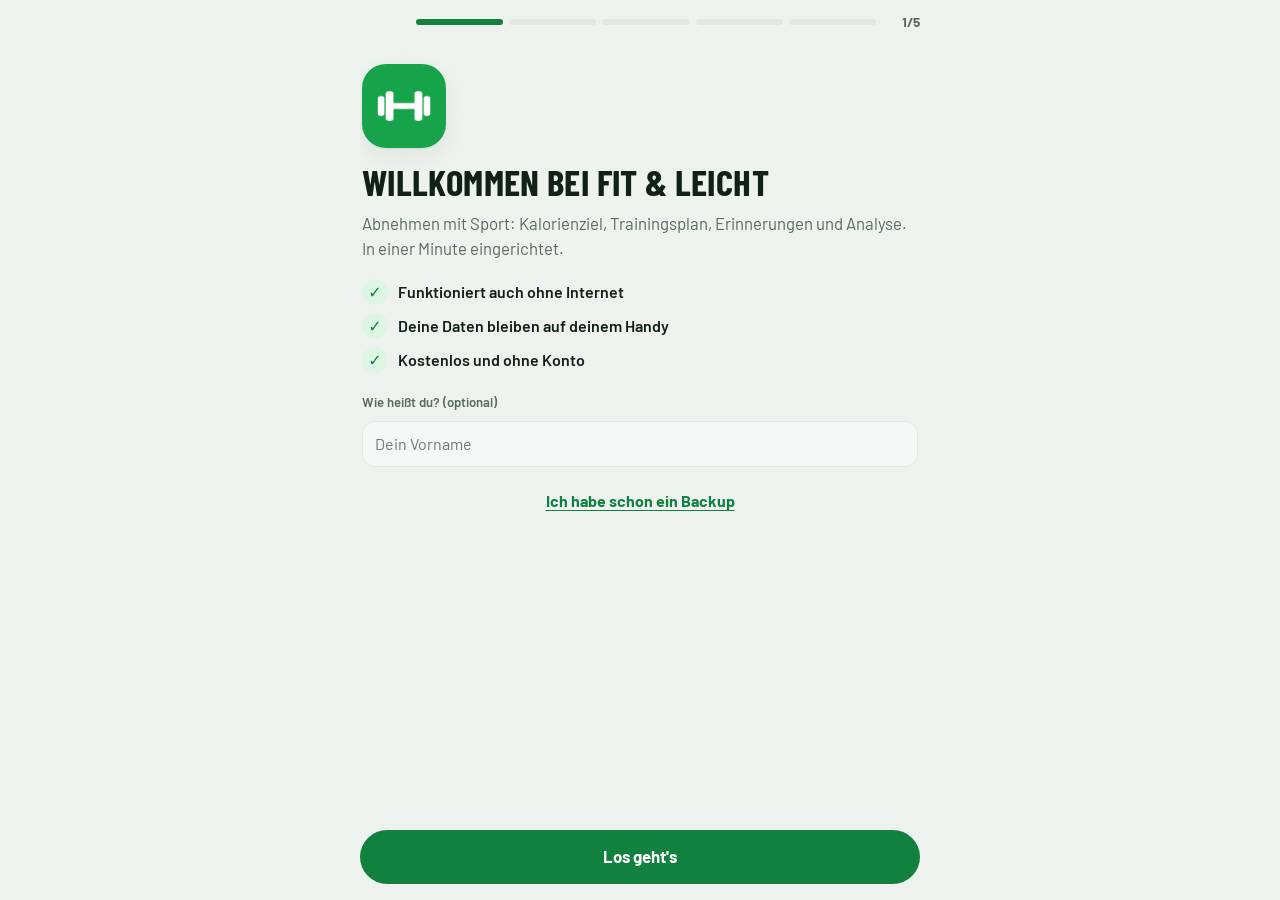
<file: index.html>
<!doctype html>
<html lang="de">
<head>
<meta charset="utf-8">
<meta name="viewport" content="width=device-width, initial-scale=1, viewport-fit=cover">
<meta name="theme-color" content="#eef2ef" media="(prefers-color-scheme: light)">
<meta name="theme-color" content="#0b110e" media="(prefers-color-scheme: dark)">
<meta name="description" content="Abnehmen mit Sport: Kalorienrechner, Gewichtsverlauf, Trainings- und Ernährungstagebuch – funktioniert auch offline.">
<meta name="apple-mobile-web-app-capable" content="yes">
<meta name="mobile-web-app-capable" content="yes">
<meta name="apple-mobile-web-app-status-bar-style" content="default">
<meta name="apple-mobile-web-app-title" content="Fit &amp; Leicht">
<link rel="manifest" href="manifest.webmanifest">
<link rel="icon" href="icons/icon-192.png" type="image/png">
<link rel="apple-touch-icon" href="icons/apple-touch-icon.png">
<title>Fit &amp; Leicht</title>
<link rel="preload" href="fonts/barlow-condensed-700.woff2" as="font" type="font/woff2" crossorigin>
<link rel="stylesheet" href="styles.css">
</head>
<body>

<header>
  <div class="grow">
    <div class="today-date" id="today-date"></div>
    <h1 id="greeting">Fit &amp; <span class="brand">Leicht</span></h1>
  </div>
  <button type="button" class="avatar" id="avatar" aria-label="Profil öffnen">
    <svg id="avatar-ico" viewBox="0 0 24 24" fill="none" stroke="currentColor" stroke-width="2" stroke-linecap="round" stroke-linejoin="round"><circle cx="12" cy="8" r="4"/><path d="M4 21c0-4 4-6 8-6s8 2 8 6"/></svg>
    <span id="avatar-initial" hidden></span>
    <span class="sync" id="sync" aria-hidden="true"></span>
  </button>
  <span class="sr-only" id="sync-text" aria-live="polite"></span>
</header>

<main>

  <!-- ============ ÜBERSICHT ============ -->
  <section class="tab active" id="tab-home">
    <div class="card" id="setup-hint" hidden>
      <h2>Willkommen! 👋</h2>
      <p>Trag zuerst unter <strong>Profil</strong> deine Daten ein. Dann berechne ich deinen Kalorienbedarf, dein Tagesziel und wie lange es bis zu deinem Wunschgewicht dauert.</p>
      <button type="button" id="setup-start">Einrichtung starten</button>
    </div>

    <section class="hero" aria-label="Heute">
      <h2>Heute</h2>
      <div class="hero-top">
        <div class="ring" id="h-ring">
          <svg viewBox="0 0 120 120" aria-hidden="true">
            <circle class="track" cx="60" cy="60" r="52" fill="none" stroke-width="12"/>
            <circle class="prog" id="h-ring-prog" cx="60" cy="60" r="52" fill="none" stroke-width="12" stroke-linecap="round" stroke-dasharray="326.73" stroke-dashoffset="326.73"/>
          </svg>
          <div class="ring-center">
            <div class="big" id="h-remaining">–</div>
            <div class="small" id="h-remaining-label">kcal übrig</div>
          </div>
        </div>
        <div class="hero-stats">
          <div class="hero-stat"><span class="ico" aria-hidden="true">🍽️</span><strong id="h-eaten">0</strong><span id="h-target">gegessen</span></div>
          <div class="hero-stat"><span class="ico" aria-hidden="true">🔥</span><strong id="h-burned">0</strong><span id="h-minutes">kcal Sport</span></div>
          <div class="hero-stat"><span class="ico" aria-hidden="true">💧</span><strong id="h-water">0 l</strong><span id="h-water-goal">Wasser</span></div>
        </div>
      </div>
      <p id="h-cal-text"></p>
      <button type="button" class="hero-chip" id="h-fast" hidden></button>
    </section>

    <div class="card" id="todo-card" hidden>
      <div class="card-head"><h2>Heute zu tun</h2><span class="todo-progress" id="todo-progress"></span></div>
      <ul class="list todo" id="todo-list"></ul>
    </div>

    <div class="card review" id="review-card" hidden>
      <div class="card-head"><h2 id="review-title">Deine Woche</h2></div>
      <div class="grid two" id="review-stats"></div>
      <p class="muted" id="review-text" style="margin:10px 0 0"></p>
      <div class="actions review-close" style="margin-top:12px">
        <button type="button" id="review-open">Zur Analyse</button>
        <button type="button" class="secondary" id="review-dismiss">Schließen</button>
      </div>
    </div>

    <div class="card">
      <h2>Fortschritt</h2>
      <div class="grid">
        <div class="stat">
          <div class="label">Aktuelles Gewicht</div>
          <div class="value" id="h-weight">–</div>
          <div class="sub" id="h-weight-date"></div>
        </div>
        <div class="stat">
          <div class="label">Schon abgenommen</div>
          <div class="value" id="h-lost">–</div>
          <div class="sub" id="h-lost-sub"></div>
        </div>
        <div class="stat">
          <div class="label">Noch bis zum Ziel</div>
          <div class="value" id="h-togo">–</div>
          <div class="sub" id="h-eta"></div>
        </div>
        <div class="stat">
          <div class="label">Trainings-Serie</div>
          <div class="value" id="h-streak">0</div>
          <div class="sub">Tage in Folge</div>
        </div>
      </div>
      <h3>Weg zum Wunschgewicht</h3>
      <div class="bar"><div id="h-goal-bar" style="width:0"></div></div>
      <p class="muted" id="h-goal-text"></p>
    </div>

    <div class="card" id="badge-card" hidden>
      <h2>Erfolge</h2>
      <p class="muted" id="badge-count"></p>
      <div class="badges" id="badges"></div>
    </div>

    <div class="card">
      <h2>Tipp des Tages</h2>
      <div class="tip" id="h-tip"></div>
    </div>
  </section>

  <!-- ============ GEWICHT ============ -->
  <section class="tab" id="tab-weight">
    <button type="button" class="cta" id="w-add">
      <span class="cta-ico" aria-hidden="true">⚖️</span>
      <span class="grow"><strong>Gewicht eintragen</strong><small id="w-add-sub">Am besten morgens nach dem Aufstehen</small></span>
      <span class="cta-plus" aria-hidden="true">+</span>
    </button>

    <div class="card">
      <h2>Verlauf</h2>
      <div class="chart-wrap" id="weight-chart"></div>
      <div class="legend" id="chart-legend" hidden><span><i class="sw dot"></i>Messung</span><span><i class="sw line" style="background:var(--accent)"></i>Trend (7-Tage-Schnitt)</span><span><i class="sw ref"></i>Ziel</span></div>
      <div class="grid" style="margin-top:12px">
        <div class="stat">
          <div class="label">BMI</div>
          <div class="value" id="w-bmi">–</div>
          <div class="sub" id="w-bmi-cat"></div>
        </div>
        <div class="stat">
          <div class="label">Tempo (letzte 4 Wochen)</div>
          <div class="value" id="w-rate">–</div>
          <div class="sub" id="w-rate-sub">kg pro Woche</div>
        </div>
        <div class="stat">
          <div class="label">Bauchumfang</div>
          <div class="value" id="w-waist-val">–</div>
          <div class="sub" id="w-whtr"></div>
        </div>
      </div>
    </div>

    <div class="card">
      <h2>Einträge</h2>
      <ul class="list" id="weight-list"></ul>
      <button type="button" class="secondary" id="weight-more" hidden style="margin-top:10px;width:100%">Alle anzeigen</button>
    </div>
  </section>

  <!-- ============ TRAINING ============ -->
  <section class="tab" id="tab-train">
    <div class="cta-grid">
      <button type="button" class="cta" id="t-add">
        <span class="cta-ico" aria-hidden="true">💪</span>
        <span class="grow"><strong>Training</strong><small>eintragen</small></span>
      </button>
      <button type="button" class="cta" id="s-add">
        <span class="cta-ico" aria-hidden="true">👟</span>
        <span class="grow"><strong>Schritte</strong><small id="s-add-sub">eintragen</small></span>
      </button>
    </div>

    <div class="card">
      <div class="card-head"><h2>Schritte heute</h2><span class="todo-progress" id="s-count"></span></div>
      <div class="bar"><div id="s-bar" style="width:0"></div></div>
      <p class="muted" id="s-text" style="margin:8px 0 0"></p>
    </div>

    <div class="card" id="timer-card">
      <h2>Intervall-Timer</h2>
      <div class="stack">
        <div>
          <label for="tm-preset">Vorlage</label>
          <select id="tm-preset">
            <option value="40,20,10">HIIT · 40 s / 20 s × 10</option>
            <option value="20,10,8">Tabata · 20 s / 10 s × 8</option>
            <option value="45,15,4">Plank · 45 s / 15 s × 4</option>
            <option value="30,30,12">Einsteiger · 30 s / 30 s × 12</option>
            <option value="60,30,8">Zirkel · 60 s / 30 s × 8</option>
            <option value="custom">Eigene Werte</option>
          </select>
        </div>
        <div class="row tm-custom">
          <div><label for="tm-work">Belastung (s)</label><input type="number" id="tm-work" min="5" max="600" inputmode="numeric"></div>
          <div><label for="tm-rest">Pause (s)</label><input type="number" id="tm-rest" min="0" max="600" inputmode="numeric"></div>
          <div><label for="tm-rounds">Runden</label><input type="number" id="tm-rounds" min="1" max="50" inputmode="numeric"></div>
        </div>
      </div>
      <div class="timer" id="tm-display" data-phase="idle">
        <div class="tm-phase" id="tm-phase">Bereit</div>
        <div class="tm-time" id="tm-time">0:40</div>
        <div class="tm-round" id="tm-round">10 Runden · 10 Min. gesamt</div>
        <div class="bar"><div id="tm-bar" style="width:0"></div></div>
      </div>
      <div class="actions">
        <button type="button" id="tm-start">Start</button>
        <button type="button" class="secondary" id="tm-stop" disabled>Stopp</button>
      </div>
      <p class="muted">Mit Signalton und Vibration. Der Bildschirm bleibt während des Timers an.</p>
    </div>

    <div class="card">
      <h2>Diese Woche</h2>
      <div class="grid">
        <div class="stat">
          <div class="label">Einheiten</div>
          <div class="value" id="t-week-count">0</div>
        </div>
        <div class="stat">
          <div class="label">Minuten</div>
          <div class="value" id="t-week-min">0</div>
          <div class="sub">Empfehlung: 150+</div>
        </div>
        <div class="stat">
          <div class="label">Verbrannt</div>
          <div class="value" id="t-week-kcal">0</div>
          <div class="sub">kcal</div>
        </div>
      </div>
      <h3>WHO-Empfehlung: 150 Min. pro Woche</h3>
      <div class="bar"><div id="t-week-bar" style="width:0"></div></div>
    </div>

    <div class="card">
      <h2>Letzte Trainings</h2>
      <ul class="list" id="workout-list"></ul>
    </div>
  </section>

  <!-- ============ ERNÄHRUNG ============ -->
  <section class="tab" id="tab-food">
    <div class="daynav" role="group" aria-label="Tag auswählen">
      <button type="button" class="secondary" id="fd-prev" aria-label="Vorheriger Tag">‹</button>
      <div class="grow"><strong id="fd-label">Heute</strong><div class="muted" id="fd-date"></div></div>
      <button type="button" class="secondary" id="fd-next" aria-label="Nächster Tag">›</button>
    </div>

    <div class="card" id="food-summary">
      <div class="card-head"><h2 id="f-day-title">Heute gegessen</h2></div>
      <div class="meter">
        <div class="meter-head"><span>Kalorien</span><span><strong id="f-total">0</strong> <span class="muted" id="f-total-sub"></span></span></div>
        <div class="bar" id="f-kcal-bar"><div style="width:0"></div></div>
      </div>
      <div class="meter">
        <div class="meter-head"><span>Eiweiß</span><span><strong id="f-protein-total">0 g</strong> <span class="muted" id="f-protein-sub"></span></span></div>
        <div class="bar blue" id="f-protein-bar"><div style="width:0"></div></div>
      </div>
    </div>

    <div class="searchrow">
      <button type="button" class="searchbar" id="f-search-open">
        <svg viewBox="0 0 24 24" fill="none" stroke="currentColor" stroke-width="2.2" stroke-linecap="round" aria-hidden="true"><circle cx="11" cy="11" r="7"/><path d="M20 20l-3.5-3.5"/></svg>
        <span>Lebensmittel suchen …</span>
      </button>
      <button type="button" class="scanbtn" id="f-scan-open" aria-label="Barcode scannen">
        <svg viewBox="0 0 24 24" fill="none" stroke="currentColor" stroke-width="2" stroke-linecap="round" aria-hidden="true"><path d="M4 7V5a1 1 0 0 1 1-1h2M17 4h2a1 1 0 0 1 1 1v2M20 17v2a1 1 0 0 1-1 1h-2M7 20H5a1 1 0 0 1-1-1v-2M8 8v8M11 8v8M14 8v8M17 8v8"/></svg>
      </button>
    </div>

    <div id="meals"></div>

    <div class="card">
      <h2>Wasser</h2>
      <p class="muted">Ein Glas = 250 ml. Tippe auf ein Glas, um es zu füllen.</p>
      <div class="water" id="water"></div>
      <p class="muted" id="water-text"></p>
    </div>

    <div class="card" id="fast-card">
      <div class="card-head"><h2>Intervallfasten</h2><span class="pill" id="fast-state">aus</span></div>
      <div class="seg" id="fast-plan" role="group" aria-label="Fastenplan">
        <button type="button" data-h="14">14:10</button>
        <button type="button" data-h="16">16:8</button>
        <button type="button" data-h="18">18:6</button>
      </div>
      <div class="fast-body">
        <div class="ring ring-sm" id="fast-ring">
          <svg viewBox="0 0 120 120" aria-hidden="true">
            <circle class="track" cx="60" cy="60" r="52" fill="none" stroke-width="10"/>
            <circle class="prog" id="fast-prog" cx="60" cy="60" r="52" fill="none" stroke-width="10" stroke-linecap="round" stroke-dasharray="326.73" stroke-dashoffset="326.73"/>
          </svg>
          <div class="ring-center"><div class="big" id="fast-time">0:00</div><div class="small" id="fast-of">von 16 h</div></div>
        </div>
        <div class="fast-info">
          <p id="fast-text" style="margin:0"></p>
          <div class="actions">
            <button type="button" id="fast-toggle">Fasten starten</button>
            <button type="button" class="secondary" id="fast-edit">Startzeit ändern</button>
          </div>
        </div>
      </div>
      <div class="fast-hist" id="fast-hist"></div>
    </div>
  </section>

  <!-- ============ PLAN ============ -->
  <section class="tab" id="tab-plan">
    <div class="card">
      <h2>Wochenplan</h2>
      <p class="muted">Wähle dein Level. Hake jeden Tag ab, den du geschafft hast – jeden Montag beginnt eine neue Woche.</p>
      <div class="seg" id="plan-level"></div>
      <h3 id="plan-progress"></h3>
      <div class="bar"><div id="plan-bar" style="width:0"></div></div>
    </div>
    <div class="card" id="plan-days"></div>

    <div class="card" id="ex-card">
      <h2>Übungen</h2>
      <p class="muted" style="margin-top:-6px">So machst du jede Übung richtig. Tippe für die Anleitung.</p>
      <input type="search" id="ex-search" placeholder="Übung suchen …" aria-label="Übung suchen" autocomplete="off">
      <ul class="list ex-list" id="ex-list"></ul>
    </div>

    <div class="card" id="reminders">
      <h2>Erinnerungen</h2>
      <p class="muted">Wähle, woran die App dich erinnern soll. Das Training richtet sich nach deinem Wochenplan, Ruhetage werden übersprungen.</p>
      <div class="rem-row">
        <input type="checkbox" id="r-weigh-on">
        <label for="r-weigh-on">Wiegen<small>Morgens, vor dem Frühstück</small></label>
        <input type="time" id="r-weigh-time" aria-label="Uhrzeit Wiegen">
      </div>
      <div class="rem-row">
        <input type="checkbox" id="r-train-on">
        <label for="r-train-on">Training<small>An Trainingstagen laut Plan</small></label>
        <input type="time" id="r-train-time" aria-label="Uhrzeit Training">
      </div>
      <div class="rem-row">
        <input type="checkbox" id="r-water-on">
        <label for="r-water-on">Wasser trinken<small>Zwischen 9 und 21 Uhr</small></label>
        <select id="r-water-every" aria-label="Wie oft Wasser">
          <option value="2">alle 2 Std.</option>
          <option value="3">alle 3 Std.</option>
          <option value="4">alle 4 Std.</option>
        </select>
      </div>
      <div class="rem-row">
        <input type="checkbox" id="r-food-on">
        <label for="r-food-on">Essen eintragen<small>Abends den Tag ergänzen</small></label>
        <input type="time" id="r-food-time" aria-label="Uhrzeit Essen eintragen">
      </div>

      <h3>Android: Google Kalender (empfohlen)</h3>
      <p class="muted">Tippe nacheinander auf jeden Button. Google Kalender öffnet sich mit dem fertigen Termin, du tippst nur noch auf <strong>Speichern</strong>. Danach klingelt das Handy jeden Tag, auch wenn die App geschlossen ist. Tipp: Stell in Google Kalender bei der Benachrichtigung „Zum Zeitpunkt des Termins“ ein.</p>
      <div class="actions" id="gcal-links"></div>

      <h3>Andere Kalender (.ics-Datei)</h3>
      <p class="muted">Für Samsung-Kalender, iPhone oder Google Kalender am PC (Einstellungen → Importieren). Öffne die Datei und wähle „Alle hinzufügen“. Wenn du Zeiten oder deinen Plan änderst, importiere die Datei neu und lösche die alten Termine.</p>
      <div class="actions">
        <button type="button" class="secondary" id="ics-btn">Kalender-Datei erstellen</button>
      </div>

      <h3>Benachrichtigungen der App</h3>
      <p class="muted" id="notif-text"></p>
      <div class="actions">
        <button type="button" class="secondary" id="notif-btn">Benachrichtigungen erlauben</button>
      </div>
    </div>
    <div class="card">
      <h2>So funktioniert's</h2>
      <p><strong>Kaloriendefizit:</strong> Du nimmst ab, wenn du weniger Energie aufnimmst als du verbrauchst. Rund 7.700 kcal entsprechen etwa 1 kg Körperfett.</p>
      <p><strong>Krafttraining:</strong> Erhält deine Muskeln beim Abnehmen und erhöht deinen Grundumsatz.</p>
      <p><strong>Ausdauer:</strong> Verbrennt zusätzlich Kalorien und stärkt Herz und Kreislauf.</p>
      <p><strong>Alltagsbewegung:</strong> 8.000–10.000 Schritte am Tag machen einen großen Unterschied.</p>
      <p class="muted">Bei Vorerkrankungen, Schmerzen oder starkem Übergewicht sprich vor dem Start mit deiner Ärztin oder deinem Arzt.</p>
    </div>
  </section>

  <!-- ============ ANALYSE ============ -->
  <section class="tab" id="tab-stats">
    <div class="seg" id="range-seg" role="group" aria-label="Zeitraum" style="margin-bottom:14px">
      <button type="button" data-range="7">7 Tage</button>
      <button type="button" data-range="30" class="on">30 Tage</button>
      <button type="button" data-range="90">90 Tage</button>
    </div>

    <div class="card">
      <h2>Auf einen Blick</h2>
      <div class="kpis" id="kpis"></div>
    </div>

    <div class="card">
      <h2>Erkenntnisse</h2>
      <ul class="insights" id="insights"></ul>
    </div>

    <div class="card">
      <h2>Gewohnheiten</h2>
      <p class="muted" style="margin-top:-6px">Jedes Feld ist ein Tag. Je dunkler, desto mehr hast du geschafft: Wiegen, Training, Wasser, Schritte, Essen eintragen.</p>
      <div class="heat" id="heat"></div>
      <div class="heat-scale" aria-hidden="true">weniger <i style="background:var(--heat-0)"></i><i style="background:var(--heat-1)"></i><i style="background:var(--heat-2)"></i><i style="background:var(--heat-3)"></i><i style="background:var(--heat-4)"></i><i style="background:var(--heat-5)"></i> mehr</div>
      <div class="heat-detail" id="heat-detail" aria-live="polite"></div>
    </div>

    <div class="card">
      <h2>Gewicht</h2>
      <div class="chart-wrap" id="ch-weight"></div>
      <div class="legend" id="lg-weight"><span><i class="sw dot"></i>Messung</span><span><i class="sw line" style="background:var(--accent)"></i>Trend</span><span><i class="sw ref"></i>Ziel</span></div>
    </div>

    <div class="card">
      <h2>Kalorien pro Tag</h2>
      <div class="chart-wrap" id="ch-kcal"></div>
      <div class="legend"><span><i class="sw" style="background:var(--accent)"></i>im Ziel</span><span><i class="sw" style="background:var(--energy)"></i>über Ziel</span><span><i class="sw ref"></i>Tagesziel</span></div>
    </div>

    <div class="card">
      <h2>Training pro Woche</h2>
      <div class="chart-wrap" id="ch-train"></div>
      <div class="legend"><span><i class="sw ref"></i>WHO-Empfehlung 150 Min.</span></div>
    </div>

    <div class="card">
      <h2>Schritte pro Tag</h2>
      <div class="chart-wrap" id="ch-steps"></div>
      <div class="legend"><span><i class="sw ref"></i>Ziel 8.000</span></div>
    </div>

    <div class="card">
      <h2>Alle Werte</h2>
      <details class="table">
        <summary>Tabelle anzeigen</summary>
        <div class="table-wrap" id="stats-table"></div>
      </details>
    </div>
  </section>

  <!-- ============ PROFIL ============ -->
  <section class="tab" id="tab-profile">
    <div class="card">
      <h2>Mein Profil</h2>
      <form id="profile-form">
        <div class="row">
          <div>
            <label for="p-name">Name (optional)</label>
            <input type="text" id="p-name" maxlength="30">
          </div>
          <div>
            <label for="p-sex">Geschlecht</label>
            <select id="p-sex">
              <option value="m">männlich</option>
              <option value="f">weiblich</option>
            </select>
          </div>
        </div>
        <div class="row">
          <div>
            <label for="p-age">Alter</label>
            <input type="number" id="p-age" min="14" max="100" inputmode="numeric" required>
          </div>
          <div>
            <label for="p-height">Größe (cm)</label>
            <input type="number" id="p-height" min="120" max="230" inputmode="numeric" required>
          </div>
        </div>
        <div class="row">
          <div>
            <label for="p-start">Startgewicht (kg)</label>
            <input type="number" id="p-start" step="0.1" min="30" max="300" inputmode="decimal" required>
          </div>
          <div>
            <label for="p-goal">Wunschgewicht (kg)</label>
            <input type="number" id="p-goal" step="0.1" min="30" max="300" inputmode="decimal" required>
          </div>
        </div>
        <div class="row">
          <div>
            <label for="p-activity">Aktivität im Alltag</label>
            <select id="p-activity">
              <option value="1.2">Kaum aktiv (Büro, wenig Bewegung)</option>
              <option value="1.375">Leicht aktiv (1–3× Sport/Woche)</option>
              <option value="1.55">Mäßig aktiv (3–5× Sport/Woche)</option>
              <option value="1.725">Sehr aktiv (6–7× Sport/Woche)</option>
              <option value="1.9">Extrem aktiv (körperliche Arbeit + Sport)</option>
            </select>
          </div>
          <div>
            <label for="p-pace">Abnehm-Tempo</label>
            <select id="p-pace">
              <option value="300">Sanft (−300 kcal/Tag, ca. 0,3 kg/Woche)</option>
              <option value="500" selected>Normal (−500 kcal/Tag, ca. 0,5 kg/Woche)</option>
              <option value="750">Zügig (−750 kcal/Tag, ca. 0,7 kg/Woche)</option>
            </select>
          </div>
        </div>
        <button type="submit">Profil speichern</button>
      </form>
    </div>

    <div class="card" id="calc-card" hidden>
      <h2>Deine Werte</h2>
      <div class="grid">
        <div class="stat">
          <div class="label">Grundumsatz</div>
          <div class="value" id="c-bmr">–</div>
          <div class="sub">kcal in Ruhe</div>
        </div>
        <div class="stat">
          <div class="label">Gesamtbedarf</div>
          <div class="value" id="c-tdee">–</div>
          <div class="sub">kcal pro Tag</div>
        </div>
        <div class="stat">
          <div class="label">Dein Tagesziel</div>
          <div class="value" id="c-target">–</div>
          <div class="sub">kcal zum Abnehmen</div>
        </div>
        <div class="stat">
          <div class="label">Eiweiß-Ziel</div>
          <div class="value" id="c-protein">–</div>
          <div class="sub">g pro Tag</div>
        </div>
      </div>
      <p class="muted" id="c-explain"></p>
      <div class="note" id="c-warn" hidden></div>
    </div>

    <div class="card">
      <h2>Darstellung</h2>
      <div class="seg" id="theme-seg" role="group" aria-label="Design">
        <button type="button" data-theme-set="system">System</button>
        <button type="button" data-theme-set="light">Hell</button>
        <button type="button" data-theme-set="dark">Dunkel</button>
      </div>
      <label class="switch-row" for="set-haptics">
        <span><strong>Vibration</strong><small>Kurzes Feedback beim Speichern</small></span>
        <input type="checkbox" id="set-haptics" class="switch">
      </label>
    </div>

    <div class="card">
      <h2>Hilfe</h2>
      <p class="muted">So installierst du die App auf dem Handy und nutzt sie offline.</p>
      <a class="btn-link" href="README.html">Anleitung öffnen</a>
    </div>

    <div class="card">
      <h2>Daten sichern</h2>
      <p class="muted" id="storage-text">Deine Daten bleiben nur auf diesem Gerät gespeichert – auch ohne Internet. Mach ab und zu ein Backup. Damit kannst du die Daten auch auf ein anderes Gerät übertragen.</p>
      <div class="actions">
        <button class="secondary" id="export-btn" type="button">Backup speichern</button>
        <button class="secondary" id="import-btn" type="button">Backup laden</button>
        <input type="file" id="import-file" accept="application/json" hidden>
        <button class="secondary" id="reset-btn" type="button" style="color:var(--danger)">Alles löschen</button>
      </div>
      <p class="muted" id="backup-msg" aria-live="polite"></p>
    </div>
  </section>

</main>

<nav class="tabs" aria-label="Navigation">
  <div class="inner">
    <button data-tab="home" class="active" aria-label="Heute">
      <span class="pillbg"><svg viewBox="0 0 24 24" fill="none" stroke="currentColor" stroke-width="2" stroke-linecap="round" stroke-linejoin="round"><path d="M3 11l9-8 9 8"/><path d="M5 10v10h14V10"/></svg></span>
      Heute
    </button>
    <button data-tab="weight" aria-label="Gewicht">
      <span class="pillbg"><svg viewBox="0 0 24 24" fill="none" stroke="currentColor" stroke-width="2" stroke-linecap="round" stroke-linejoin="round"><path d="M3 17l6-6 4 4 8-8"/><path d="M15 7h6v6"/></svg></span>
      Gewicht
    </button>
    <button data-tab="train" aria-label="Training">
      <span class="pillbg"><svg viewBox="0 0 24 24" fill="none" stroke="currentColor" stroke-width="2" stroke-linecap="round" stroke-linejoin="round"><path d="M6 6v12M18 6v12M3 9v6M21 9v6M6 12h12"/></svg></span>
      Training
    </button>
    <button data-tab="food" aria-label="Ernährung">
      <span class="pillbg"><svg viewBox="0 0 24 24" fill="none" stroke="currentColor" stroke-width="2" stroke-linecap="round" stroke-linejoin="round"><path d="M7 3v8a2 2 0 0 0 4 0V3M9 11v10"/><path d="M17 21V3c-2 0-3 3-3 7h3"/></svg></span>
      Essen
    </button>
    <button data-tab="plan" aria-label="Plan">
      <span class="pillbg"><svg viewBox="0 0 24 24" fill="none" stroke="currentColor" stroke-width="2" stroke-linecap="round" stroke-linejoin="round"><rect x="3" y="5" width="18" height="16" rx="2"/><path d="M3 10h18M8 3v4M16 3v4"/><path d="M9 15l2 2 4-4"/></svg></span>
      Plan
    </button>
    <button data-tab="stats" aria-label="Analyse">
      <span class="pillbg"><svg viewBox="0 0 24 24" fill="none" stroke="currentColor" stroke-width="2" stroke-linecap="round" stroke-linejoin="round"><path d="M4 20V10M10 20V4M16 20v-7M22 20H2"/></svg></span>
      Analyse
    </button>
  </div>
</nav>

<button type="button" class="fab" id="fab" aria-label="Eintragen">
  <svg viewBox="0 0 24 24" fill="none" stroke="currentColor" stroke-width="2.6" stroke-linecap="round" aria-hidden="true"><path d="M12 5v14M5 12h14"/></svg>
</button>

<div class="sheet-backdrop" id="sheet-backdrop" hidden></div>
<div class="sheet" id="sheet" role="dialog" aria-modal="true" aria-labelledby="sheet-title" hidden>
  <div class="sheet-grab" id="sheet-grab"><span></span></div>
  <div class="sheet-head">
    <button type="button" class="icon sheet-back" id="sheet-back" aria-label="Zurück" hidden>‹</button>
    <h2 id="sheet-title"></h2>
    <button type="button" class="icon" id="sheet-close" aria-label="Schließen">✕</button>
  </div>
  <div class="sheet-body" id="sheet-body"></div>
</div>

<div class="onboard" id="onboard" hidden></div>

<div class="toast" id="toast" role="status" hidden>
  <div class="grow"><strong id="toast-title"></strong><div id="toast-body"></div></div>
  <button type="button" id="toast-action" hidden></button>
  <button type="button" id="toast-close" aria-label="Schließen">✕</button>
</div>

<script src="data.js"></script>
<script src="app.js"></script>
</body>
</html>
</file>
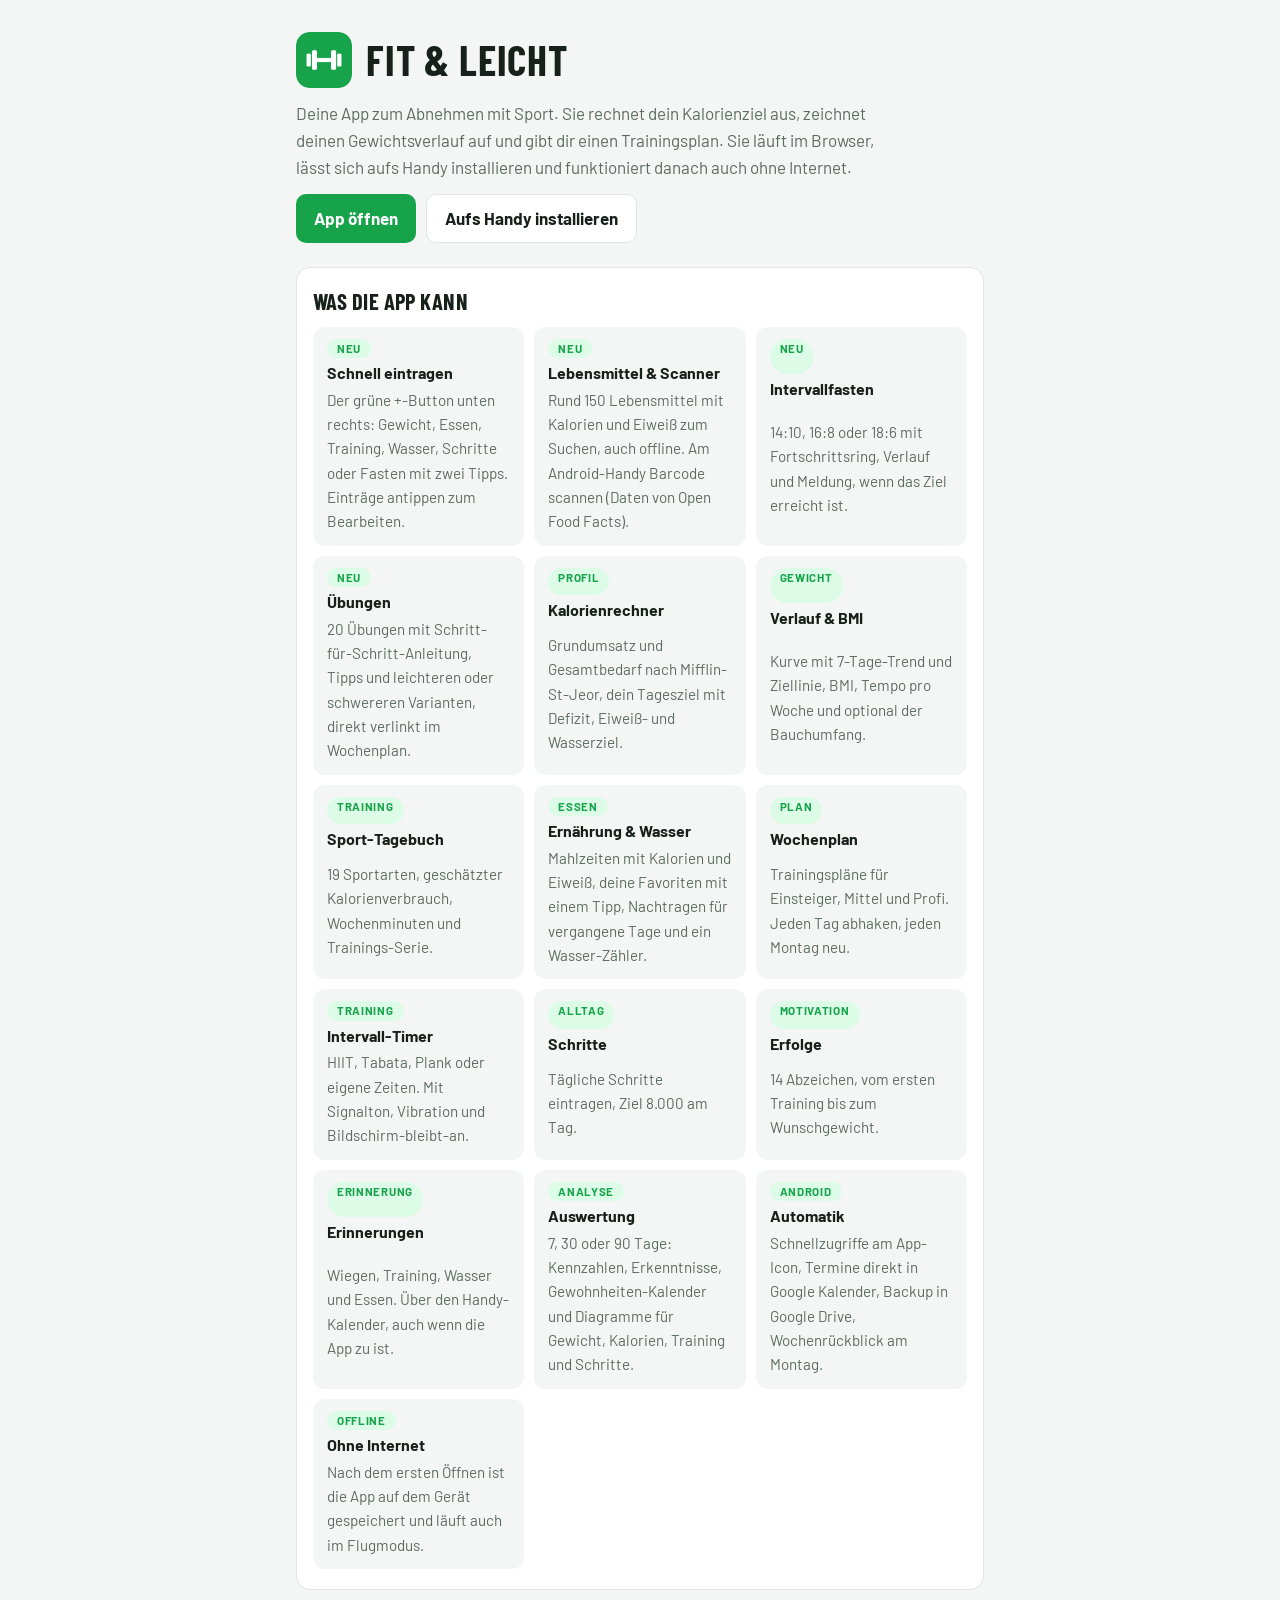
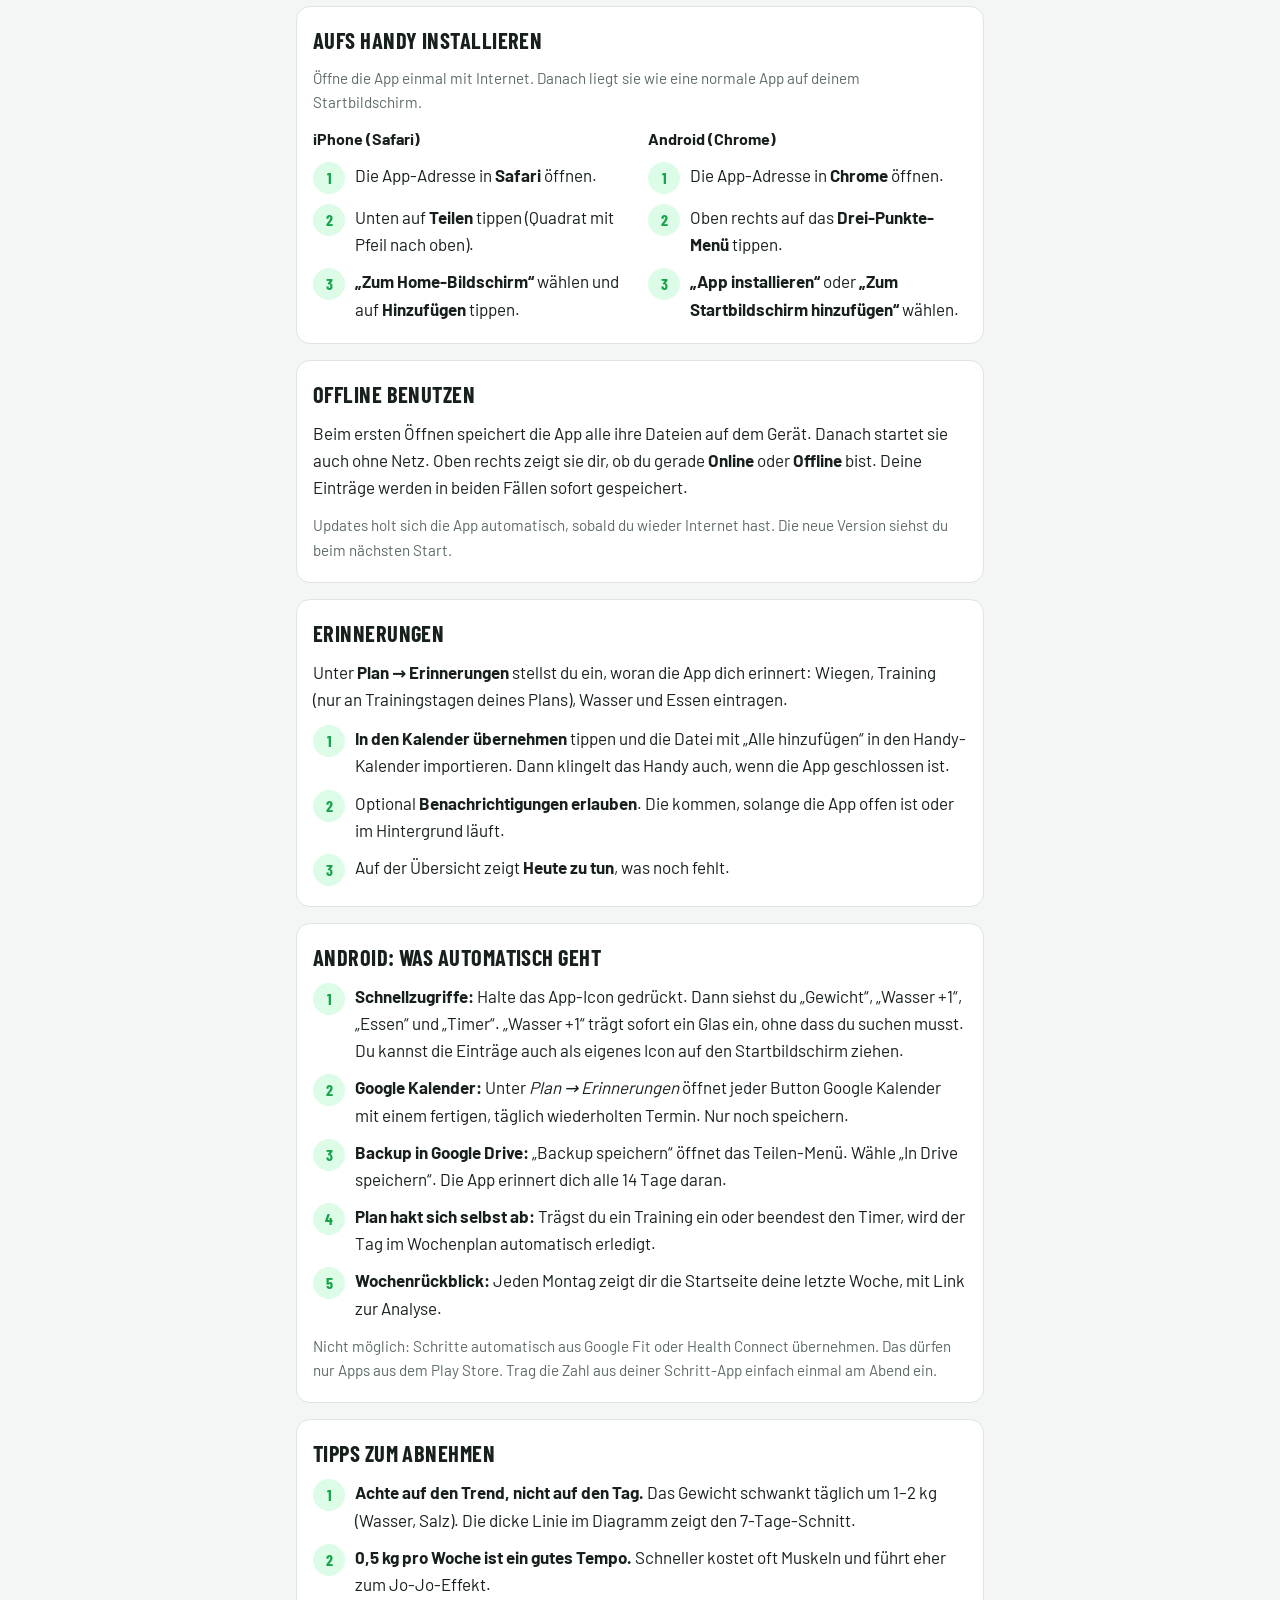
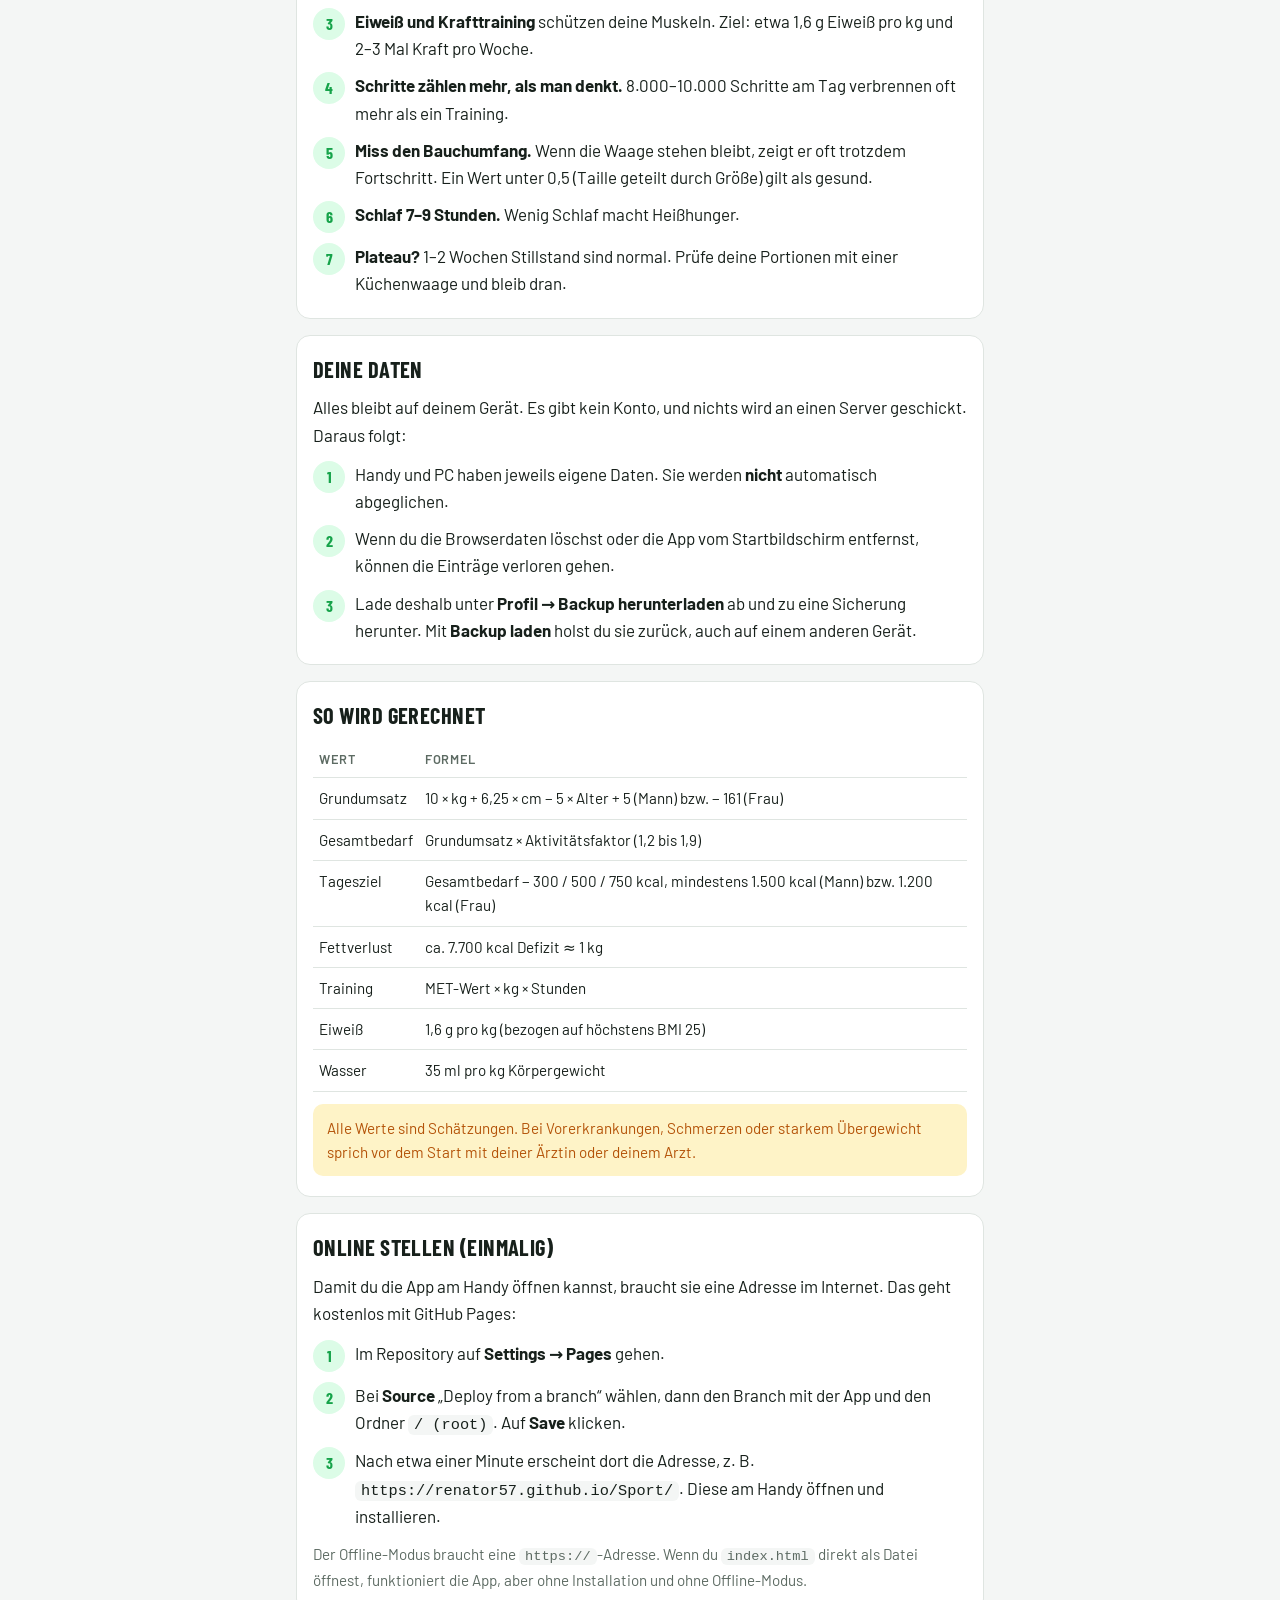
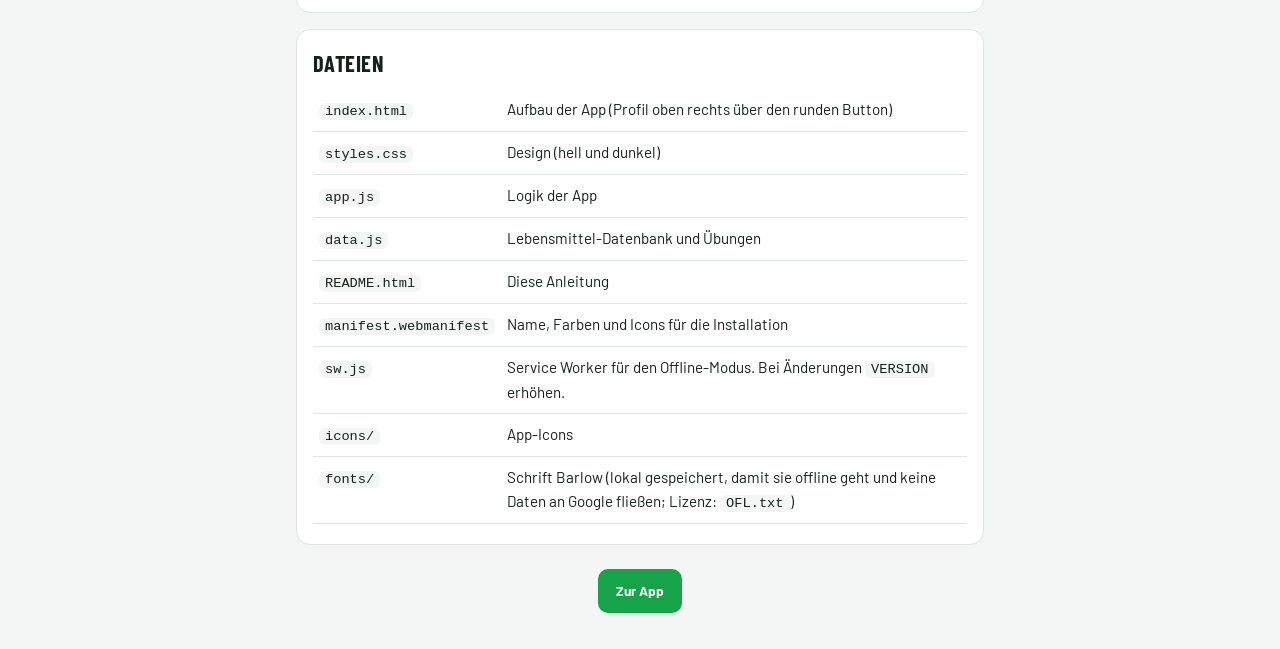
<file: README.html>
<!doctype html>
<html lang="de">
<head>
<meta charset="utf-8">
<meta name="viewport" content="width=device-width, initial-scale=1, viewport-fit=cover">
<meta name="theme-color" content="#16a34a">
<link rel="icon" href="icons/icon-192.png" type="image/png">
<link rel="apple-touch-icon" href="icons/apple-touch-icon.png">
<title>Fit &amp; Leicht – Anleitung</title>
<style>
  @font-face { font-family: "Barlow"; font-style: normal; font-weight: 400; font-display: swap; src: url("fonts/barlow-400.woff2") format("woff2"); unicode-range: U+0000-00FF, U+0131, U+0152-0153, U+02BB-02BC, U+02C6, U+02DA, U+02DC, U+0304, U+0308, U+0329, U+2000-206F, U+20AC, U+2122, U+2191, U+2193, U+2212, U+2215, U+FEFF, U+FFFD; }
  @font-face { font-family: "Barlow"; font-style: normal; font-weight: 600; font-display: swap; src: url("fonts/barlow-600.woff2") format("woff2"); unicode-range: U+0000-00FF, U+0131, U+0152-0153, U+02BB-02BC, U+02C6, U+02DA, U+02DC, U+0304, U+0308, U+0329, U+2000-206F, U+20AC, U+2122, U+2191, U+2193, U+2212, U+2215, U+FEFF, U+FFFD; }
  @font-face { font-family: "Barlow"; font-style: normal; font-weight: 700; font-display: swap; src: url("fonts/barlow-700.woff2") format("woff2"); unicode-range: U+0000-00FF, U+0131, U+0152-0153, U+02BB-02BC, U+02C6, U+02DA, U+02DC, U+0304, U+0308, U+0329, U+2000-206F, U+20AC, U+2122, U+2191, U+2193, U+2212, U+2215, U+FEFF, U+FFFD; }
  @font-face { font-family: "Barlow Condensed"; font-style: normal; font-weight: 700; font-display: swap; src: url("fonts/barlow-condensed-700.woff2") format("woff2"); unicode-range: U+0000-00FF, U+0131, U+0152-0153, U+02BB-02BC, U+02C6, U+02DA, U+02DC, U+0304, U+0308, U+0329, U+2000-206F, U+20AC, U+2122, U+2191, U+2193, U+2212, U+2215, U+FEFF, U+FFFD; }
  /* Gleiche Tokens wie die App: helles Grün auf ruhigem Grau, Condensed-Überschriften wie auf einer Anzeigetafel */
  :root {
    color-scheme: light;
    --bg: #f4f6f5;
    --card: #ffffff;
    --text: #17201b;
    --muted: #5d6b63;
    --line: #dfe5e1;
    --accent: #16a34a;
    --accent-soft: #dcfce7;
    --accent-text: #ffffff;
    --warn: #b45309;
    --warn-soft: #fef3c7;
    --font-body: "Barlow", system-ui, -apple-system, "Segoe UI", Roboto, sans-serif;
    --font-display: "Barlow Condensed", "Arial Narrow", system-ui, sans-serif;
  }
  @media (prefers-color-scheme: dark) {
    :root:not([data-theme="light"]) {
      --bg: #0f1412;
      --card: #18201c;
      --text: #e8efea;
      --muted: #94a39a;
      --line: #2a3530;
      --accent: #22c55e;
      --accent-soft: #14361f;
      --accent-text: #06210f;
      --warn: #fbbf24;
      --warn-soft: #3a2c0a;
      color-scheme: dark;
    }
  }
  :root[data-theme="dark"] {
    --bg: #0f1412;
    --card: #18201c;
    --text: #e8efea;
    --muted: #94a39a;
    --line: #2a3530;
    --accent: #22c55e;
    --accent-soft: #14361f;
    --accent-text: #06210f;
    --warn: #fbbf24;
    --warn-soft: #3a2c0a;
    color-scheme: dark;
  }
  * { box-sizing: border-box; }
  html { -webkit-text-size-adjust: 100%; }
  body {
    margin: 0;
    background: var(--bg);
    color: var(--text);
    font: 17px/1.6 var(--font-body);
  }
  .wrap { max-width: 720px; margin: 0 auto; padding: 32px 16px 48px; display: grid; gap: 16px; }
  h1, h2 { font-family: var(--font-display); text-transform: uppercase; letter-spacing: .02em; text-wrap: balance; margin: 0; }
  h1 { font-size: 2.6rem; line-height: 1; }
  h2 { font-size: 1.4rem; line-height: 1.2; }
  h3 { margin: 0; font-size: 1rem; }
  p { margin: 0; }
  .lead { color: var(--muted); max-width: 60ch; }
  .hero { display: grid; gap: 12px; padding-bottom: 8px; }
  .hero-top { display: flex; align-items: center; gap: 14px; }
  .hero-top img { width: 56px; height: 56px; border-radius: 14px; }
  .actions { display: flex; gap: 10px; flex-wrap: wrap; }
  .btn {
    display: inline-flex; align-items: center; min-height: 44px; padding: 10px 18px;
    border-radius: 10px; font-weight: 700; text-decoration: none;
    background: var(--accent); color: var(--accent-text);
  }
  .btn.secondary { background: var(--card); color: var(--text); border: 1px solid var(--line); }
  .btn:focus-visible { outline: 2px solid var(--accent); outline-offset: 2px; }
  section.card {
    background: var(--card); border: 1px solid var(--line); border-radius: 14px;
    padding: 20px 16px; display: grid; gap: 12px;
  }
  .features { display: grid; gap: 10px; grid-template-columns: repeat(auto-fit, minmax(200px, 1fr)); }
  .feature { background: var(--bg); border-radius: 12px; padding: 12px 14px; display: grid; gap: 2px; min-width: 0; }
  .feature p { color: var(--muted); font-size: .95rem; }
  .tag {
    font: 700 .72rem/1 var(--font-body); text-transform: uppercase; letter-spacing: .06em;
    color: var(--accent); background: var(--accent-soft); border-radius: 99px; padding: 4px 10px; justify-self: start;
  }
  ol.steps { margin: 0; padding: 0; list-style: none; counter-reset: s; display: grid; gap: 10px; }
  ol.steps li { counter-increment: s; display: grid; grid-template-columns: 32px 1fr; gap: 10px; align-items: start; }
  ol.steps li::before {
    content: counter(s); width: 32px; height: 32px; border-radius: 50%;
    display: grid; place-items: center; font: 700 1rem/1 var(--font-display);
    background: var(--accent-soft); color: var(--accent);
  }
  .platforms { display: grid; gap: 16px; grid-template-columns: repeat(auto-fit, minmax(260px, 1fr)); }
  .platforms > div { display: grid; gap: 10px; min-width: 0; }
  table { width: 100%; border-collapse: collapse; font-size: .95rem; }
  th, td { text-align: left; padding: 8px 6px; border-bottom: 1px solid var(--line); vertical-align: top; }
  th { color: var(--muted); font-weight: 600; font-size: .8rem; text-transform: uppercase; letter-spacing: .05em; }
  td.num { font-variant-numeric: tabular-nums; white-space: nowrap; }
  .table-wrap { overflow-x: auto; }
  td:first-child code { white-space: nowrap; }
  code { font-family: ui-monospace, SFMono-Regular, Menlo, monospace; font-size: .9em; background: var(--bg); padding: 1px 6px; border-radius: 6px; overflow-wrap: anywhere; }
  .note { background: var(--warn-soft); color: var(--warn); border-radius: 10px; padding: 12px 14px; font-size: .95rem; }
  .muted { color: var(--muted); font-size: .95rem; }
  footer { color: var(--muted); font-size: .85rem; text-align: center; padding-top: 8px; }
</style>
</head>
<body>
<div class="wrap">

  <header class="hero">
    <div class="hero-top">
      <img src="icons/icon-192.png" alt="">
      <h1>Fit &amp; Leicht</h1>
    </div>
    <p class="lead">Deine App zum Abnehmen mit Sport. Sie rechnet dein Kalorienziel aus, zeichnet deinen Gewichtsverlauf auf und gibt dir einen Trainingsplan. Sie läuft im Browser, lässt sich aufs Handy installieren und funktioniert danach auch ohne Internet.</p>
    <div class="actions">
      <a class="btn" href="index.html">App öffnen</a>
      <a class="btn secondary" href="#installieren">Aufs Handy installieren</a>
    </div>
  </header>

  <section class="card">
    <h2>Was die App kann</h2>
    <div class="features">
      <div class="feature">
        <span class="tag">Neu</span>
        <h3>Schnell eintragen</h3>
        <p>Der grüne +-Button unten rechts: Gewicht, Essen, Training, Wasser, Schritte oder Fasten mit zwei Tipps. Einträge antippen zum Bearbeiten.</p>
      </div>
      <div class="feature">
        <span class="tag">Neu</span>
        <h3>Lebensmittel &amp; Scanner</h3>
        <p>Rund 150 Lebensmittel mit Kalorien und Eiweiß zum Suchen, auch offline. Am Android-Handy Barcode scannen (Daten von Open Food Facts).</p>
      </div>
      <div class="feature">
        <span class="tag">Neu</span>
        <h3>Intervallfasten</h3>
        <p>14:10, 16:8 oder 18:6 mit Fortschrittsring, Verlauf und Meldung, wenn das Ziel erreicht ist.</p>
      </div>
      <div class="feature">
        <span class="tag">Neu</span>
        <h3>Übungen</h3>
        <p>20 Übungen mit Schritt-für-Schritt-Anleitung, Tipps und leichteren oder schwereren Varianten, direkt verlinkt im Wochenplan.</p>
      </div>
      <div class="feature">
        <span class="tag">Profil</span>
        <h3>Kalorienrechner</h3>
        <p>Grundumsatz und Gesamtbedarf nach Mifflin-St-Jeor, dein Tagesziel mit Defizit, Eiweiß- und Wasserziel.</p>
      </div>
      <div class="feature">
        <span class="tag">Gewicht</span>
        <h3>Verlauf &amp; BMI</h3>
        <p>Kurve mit 7-Tage-Trend und Ziellinie, BMI, Tempo pro Woche und optional der Bauchumfang.</p>
      </div>
      <div class="feature">
        <span class="tag">Training</span>
        <h3>Sport-Tagebuch</h3>
        <p>19 Sportarten, geschätzter Kalorienverbrauch, Wochenminuten und Trainings-Serie.</p>
      </div>
      <div class="feature">
        <span class="tag">Essen</span>
        <h3>Ernährung &amp; Wasser</h3>
        <p>Mahlzeiten mit Kalorien und Eiweiß, deine Favoriten mit einem Tipp, Nachtragen für vergangene Tage und ein Wasser-Zähler.</p>
      </div>
      <div class="feature">
        <span class="tag">Plan</span>
        <h3>Wochenplan</h3>
        <p>Trainingspläne für Einsteiger, Mittel und Profi. Jeden Tag abhaken, jeden Montag neu.</p>
      </div>
      <div class="feature">
        <span class="tag">Training</span>
        <h3>Intervall-Timer</h3>
        <p>HIIT, Tabata, Plank oder eigene Zeiten. Mit Signalton, Vibration und Bildschirm-bleibt-an.</p>
      </div>
      <div class="feature">
        <span class="tag">Alltag</span>
        <h3>Schritte</h3>
        <p>Tägliche Schritte eintragen, Ziel 8.000 am Tag.</p>
      </div>
      <div class="feature">
        <span class="tag">Motivation</span>
        <h3>Erfolge</h3>
        <p>14 Abzeichen, vom ersten Training bis zum Wunschgewicht.</p>
      </div>
      <div class="feature">
        <span class="tag">Erinnerung</span>
        <h3>Erinnerungen</h3>
        <p>Wiegen, Training, Wasser und Essen. Über den Handy-Kalender, auch wenn die App zu ist.</p>
      </div>
      <div class="feature">
        <span class="tag">Analyse</span>
        <h3>Auswertung</h3>
        <p>7, 30 oder 90 Tage: Kennzahlen, Erkenntnisse, Gewohnheiten-Kalender und Diagramme für Gewicht, Kalorien, Training und Schritte.</p>
      </div>
      <div class="feature">
        <span class="tag">Android</span>
        <h3>Automatik</h3>
        <p>Schnellzugriffe am App-Icon, Termine direkt in Google Kalender, Backup in Google Drive, Wochenrückblick am Montag.</p>
      </div>
      <div class="feature">
        <span class="tag">Offline</span>
        <h3>Ohne Internet</h3>
        <p>Nach dem ersten Öffnen ist die App auf dem Gerät gespeichert und läuft auch im Flugmodus.</p>
      </div>
    </div>
  </section>

  <section class="card" id="installieren">
    <h2>Aufs Handy installieren</h2>
    <p class="muted">Öffne die App einmal mit Internet. Danach liegt sie wie eine normale App auf deinem Startbildschirm.</p>
    <div class="platforms">
      <div>
        <h3>iPhone (Safari)</h3>
        <ol class="steps">
          <li><span>Die App-Adresse in <strong>Safari</strong> öffnen.</span></li>
          <li><span>Unten auf <strong>Teilen</strong> tippen (Quadrat mit Pfeil nach oben).</span></li>
          <li><span><strong>„Zum Home-Bildschirm“</strong> wählen und auf <strong>Hinzufügen</strong> tippen.</span></li>
        </ol>
      </div>
      <div>
        <h3>Android (Chrome)</h3>
        <ol class="steps">
          <li><span>Die App-Adresse in <strong>Chrome</strong> öffnen.</span></li>
          <li><span>Oben rechts auf das <strong>Drei-Punkte-Menü</strong> tippen.</span></li>
          <li><span><strong>„App installieren“</strong> oder <strong>„Zum Startbildschirm hinzufügen“</strong> wählen.</span></li>
        </ol>
      </div>
    </div>
  </section>

  <section class="card">
    <h2>Offline benutzen</h2>
    <p>Beim ersten Öffnen speichert die App alle ihre Dateien auf dem Gerät. Danach startet sie auch ohne Netz. Oben rechts zeigt sie dir, ob du gerade <strong>Online</strong> oder <strong>Offline</strong> bist. Deine Einträge werden in beiden Fällen sofort gespeichert.</p>
    <p class="muted">Updates holt sich die App automatisch, sobald du wieder Internet hast. Die neue Version siehst du beim nächsten Start.</p>
  </section>

  <section class="card">
    <h2>Erinnerungen</h2>
    <p>Unter <strong>Plan → Erinnerungen</strong> stellst du ein, woran die App dich erinnert: Wiegen, Training (nur an Trainingstagen deines Plans), Wasser und Essen eintragen.</p>
    <ol class="steps">
      <li><span><strong>In den Kalender übernehmen</strong> tippen und die Datei mit „Alle hinzufügen“ in den Handy-Kalender importieren. Dann klingelt das Handy auch, wenn die App geschlossen ist.</span></li>
      <li><span>Optional <strong>Benachrichtigungen erlauben</strong>. Die kommen, solange die App offen ist oder im Hintergrund läuft.</span></li>
      <li><span>Auf der Übersicht zeigt <strong>Heute zu tun</strong>, was noch fehlt.</span></li>
    </ol>
  </section>

  <section class="card">
    <h2>Android: was automatisch geht</h2>
    <ol class="steps">
      <li><span><strong>Schnellzugriffe:</strong> Halte das App-Icon gedrückt. Dann siehst du „Gewicht“, „Wasser +1“, „Essen“ und „Timer“. „Wasser +1“ trägt sofort ein Glas ein, ohne dass du suchen musst. Du kannst die Einträge auch als eigenes Icon auf den Startbildschirm ziehen.</span></li>
      <li><span><strong>Google Kalender:</strong> Unter <em>Plan → Erinnerungen</em> öffnet jeder Button Google Kalender mit einem fertigen, täglich wiederholten Termin. Nur noch speichern.</span></li>
      <li><span><strong>Backup in Google Drive:</strong> „Backup speichern“ öffnet das Teilen-Menü. Wähle „In Drive speichern“. Die App erinnert dich alle 14 Tage daran.</span></li>
      <li><span><strong>Plan hakt sich selbst ab:</strong> Trägst du ein Training ein oder beendest den Timer, wird der Tag im Wochenplan automatisch erledigt.</span></li>
      <li><span><strong>Wochenrückblick:</strong> Jeden Montag zeigt dir die Startseite deine letzte Woche, mit Link zur Analyse.</span></li>
    </ol>
    <p class="muted">Nicht möglich: Schritte automatisch aus Google Fit oder Health Connect übernehmen. Das dürfen nur Apps aus dem Play Store. Trag die Zahl aus deiner Schritt-App einfach einmal am Abend ein.</p>
  </section>

  <section class="card">
    <h2>Tipps zum Abnehmen</h2>
    <ol class="steps">
      <li><span><strong>Achte auf den Trend, nicht auf den Tag.</strong> Das Gewicht schwankt täglich um 1–2 kg (Wasser, Salz). Die dicke Linie im Diagramm zeigt den 7-Tage-Schnitt.</span></li>
      <li><span><strong>0,5 kg pro Woche ist ein gutes Tempo.</strong> Schneller kostet oft Muskeln und führt eher zum Jo-Jo-Effekt.</span></li>
      <li><span><strong>Eiweiß und Krafttraining</strong> schützen deine Muskeln. Ziel: etwa 1,6 g Eiweiß pro kg und 2–3 Mal Kraft pro Woche.</span></li>
      <li><span><strong>Schritte zählen mehr, als man denkt.</strong> 8.000–10.000 Schritte am Tag verbrennen oft mehr als ein Training.</span></li>
      <li><span><strong>Miss den Bauchumfang.</strong> Wenn die Waage stehen bleibt, zeigt er oft trotzdem Fortschritt. Ein Wert unter 0,5 (Taille geteilt durch Größe) gilt als gesund.</span></li>
      <li><span><strong>Schlaf 7–9 Stunden.</strong> Wenig Schlaf macht Heißhunger.</span></li>
      <li><span><strong>Plateau?</strong> 1–2 Wochen Stillstand sind normal. Prüfe deine Portionen mit einer Küchenwaage und bleib dran.</span></li>
    </ol>
  </section>

  <section class="card">
    <h2>Deine Daten</h2>
    <p>Alles bleibt auf deinem Gerät. Es gibt kein Konto, und nichts wird an einen Server geschickt. Daraus folgt:</p>
    <ol class="steps">
      <li><span>Handy und PC haben jeweils eigene Daten. Sie werden <strong>nicht</strong> automatisch abgeglichen.</span></li>
      <li><span>Wenn du die Browserdaten löschst oder die App vom Startbildschirm entfernst, können die Einträge verloren gehen.</span></li>
      <li><span>Lade deshalb unter <strong>Profil → Backup herunterladen</strong> ab und zu eine Sicherung herunter. Mit <strong>Backup laden</strong> holst du sie zurück, auch auf einem anderen Gerät.</span></li>
    </ol>
  </section>

  <section class="card">
    <h2>So wird gerechnet</h2>
    <div class="table-wrap">
      <table>
        <thead><tr><th>Wert</th><th>Formel</th></tr></thead>
        <tbody>
          <tr><td>Grundumsatz</td><td>10 × kg + 6,25 × cm − 5 × Alter + 5 (Mann) bzw. − 161 (Frau)</td></tr>
          <tr><td>Gesamtbedarf</td><td>Grundumsatz × Aktivitätsfaktor (1,2 bis 1,9)</td></tr>
          <tr><td>Tagesziel</td><td>Gesamtbedarf − 300 / 500 / 750 kcal, mindestens 1.500 kcal (Mann) bzw. 1.200 kcal (Frau)</td></tr>
          <tr><td>Fett­verlust</td><td>ca. 7.700 kcal Defizit ≈ 1 kg</td></tr>
          <tr><td>Training</td><td>MET-Wert × kg × Stunden</td></tr>
          <tr><td>Eiweiß</td><td>1,6 g pro kg (bezogen auf höchstens BMI 25)</td></tr>
          <tr><td>Wasser</td><td>35 ml pro kg Körpergewicht</td></tr>
        </tbody>
      </table>
    </div>
    <p class="note">Alle Werte sind Schätzungen. Bei Vorerkrankungen, Schmerzen oder starkem Übergewicht sprich vor dem Start mit deiner Ärztin oder deinem Arzt.</p>
  </section>

  <section class="card">
    <h2>Online stellen (einmalig)</h2>
    <p>Damit du die App am Handy öffnen kannst, braucht sie eine Adresse im Internet. Das geht kostenlos mit GitHub Pages:</p>
    <ol class="steps">
      <li><span>Im Repository auf <strong>Settings → Pages</strong> gehen.</span></li>
      <li><span>Bei <strong>Source</strong> „Deploy from a branch“ wählen, dann den Branch mit der App und den Ordner <code>/ (root)</code>. Auf <strong>Save</strong> klicken.</span></li>
      <li><span>Nach etwa einer Minute erscheint dort die Adresse, z. B. <code>https://renator57.github.io/Sport/</code>. Diese am Handy öffnen und installieren.</span></li>
    </ol>
    <p class="muted">Der Offline-Modus braucht eine <code>https://</code>-Adresse. Wenn du <code>index.html</code> direkt als Datei öffnest, funktioniert die App, aber ohne Installation und ohne Offline-Modus.</p>
  </section>

  <section class="card">
    <h2>Dateien</h2>
    <div class="table-wrap">
      <table>
        <tbody>
          <tr><td><code>index.html</code></td><td>Aufbau der App (Profil oben rechts über den runden Button)</td></tr>
          <tr><td><code>styles.css</code></td><td>Design (hell und dunkel)</td></tr>
          <tr><td><code>app.js</code></td><td>Logik der App</td></tr>
          <tr><td><code>data.js</code></td><td>Lebensmittel-Datenbank und Übungen</td></tr>
          <tr><td><code>README.html</code></td><td>Diese Anleitung</td></tr>
          <tr><td><code>manifest.webmanifest</code></td><td>Name, Farben und Icons für die Installation</td></tr>
          <tr><td><code>sw.js</code></td><td>Service Worker für den Offline-Modus. Bei Änderungen <code>VERSION</code> erhöhen.</td></tr>
          <tr><td><code>icons/</code></td><td>App-Icons</td></tr>
          <tr><td><code>fonts/</code></td><td>Schrift Barlow (lokal gespeichert, damit sie offline geht und keine Daten an Google fließen; Lizenz: <code>OFL.txt</code>)</td></tr>
        </tbody>
      </table>
    </div>
  </section>

  <footer>
    <a class="btn" href="index.html">Zur App</a>
  </footer>

</div>
</body>
</html>
</file>
<file: styles.css>
@font-face { font-family: "Barlow"; font-style: normal; font-weight: 400; font-display: swap; src: url("fonts/barlow-400.woff2") format("woff2"); unicode-range: U+0000-00FF, U+0131, U+0152-0153, U+02BB-02BC, U+02C6, U+02DA, U+02DC, U+0304, U+0308, U+0329, U+2000-206F, U+20AC, U+2122, U+2191, U+2193, U+2212, U+2215, U+FEFF, U+FFFD; }
@font-face { font-family: "Barlow"; font-style: normal; font-weight: 600; font-display: swap; src: url("fonts/barlow-600.woff2") format("woff2"); unicode-range: U+0000-00FF, U+0131, U+0152-0153, U+02BB-02BC, U+02C6, U+02DA, U+02DC, U+0304, U+0308, U+0329, U+2000-206F, U+20AC, U+2122, U+2191, U+2193, U+2212, U+2215, U+FEFF, U+FFFD; }
@font-face { font-family: "Barlow"; font-style: normal; font-weight: 700; font-display: swap; src: url("fonts/barlow-700.woff2") format("woff2"); unicode-range: U+0000-00FF, U+0131, U+0152-0153, U+02BB-02BC, U+02C6, U+02DA, U+02DC, U+0304, U+0308, U+0329, U+2000-206F, U+20AC, U+2122, U+2191, U+2193, U+2212, U+2215, U+FEFF, U+FFFD; }
@font-face { font-family: "Barlow Condensed"; font-style: normal; font-weight: 700; font-display: swap; src: url("fonts/barlow-condensed-700.woff2") format("woff2"); unicode-range: U+0000-00FF, U+0131, U+0152-0153, U+02BB-02BC, U+02C6, U+02DA, U+02DC, U+0304, U+0308, U+0329, U+2000-206F, U+20AC, U+2122, U+2191, U+2193, U+2212, U+2215, U+FEFF, U+FFFD; }
/* Sportlich-klar: kühles Grün-Grau als Grund, ruhige Karten, ein kräftiges dunkelgrünes „Anzeigetafel“-Panel für den Tag */
:root {
  color-scheme: light;
  --bg: #eef2ef;
  --card: #ffffff;
  --card-2: #f4f7f5;
  --text: #132019;
  --muted: #5a6a61;
  --line: #e1e8e3;
  --accent: #12813f;
  --accent-strong: #0b5d2c;
  --accent-soft: #dcf5e4;
  --accent-text: #ffffff;
  --energy: #d9480f;
  --energy-soft: #ffe8d9;
  --warn: #b45309;
  --warn-soft: #fef3c7;
  --danger: #d92d20;
  --blue: #1d64d8;
  --blue-soft: #dfeafd;
  --hero-bg: #0f3d23;
  --hero-text: #f2fbf5;
  --hero-muted: #a9cdb6;
  --hero-track: rgba(255, 255, 255, .14);
  --hero-ring: #5ee38f;
  --hero-over: #ff9a5c;
  --heat-0: #e6ece8;
  --heat-1: #c7ecd3;
  --heat-2: #8fd8a8;
  --heat-3: #4cb874;
  --heat-4: #1f8f4b;
  --heat-5: #0b5d2c;
  --shadow: 0 1px 2px rgba(16, 40, 24, .06), 0 8px 24px rgba(16, 40, 24, .06);
  --radius: 18px;
  --radius-sm: 12px;
  --font-body: "Barlow", system-ui, -apple-system, "Segoe UI", Roboto, sans-serif;
  --font-display: "Barlow Condensed", "Arial Narrow", system-ui, sans-serif;
}
@media (prefers-color-scheme: dark) {
  :root:not([data-theme="light"]) {
    --bg: #0b110e;
    --card: #141c17;
    --card-2: #1b251f;
    --text: #e6efe9;
    --muted: #93a39a;
    --line: #25312a;
    --accent: #3ddc7c;
    --accent-strong: #7ef0a8;
    --accent-soft: #143524;
    --accent-text: #052112;
    --energy: #ff8a4c;
    --energy-soft: #3a2113;
    --warn: #fbbf24;
    --warn-soft: #3a2c0a;
    --danger: #f87171;
    --blue: #6ea8ff;
    --blue-soft: #15284a;
    --hero-bg: #12321f;
    --hero-text: #eefaf2;
    --hero-muted: #9cc4ab;
    --hero-track: rgba(255, 255, 255, .12);
    --hero-ring: #5ee38f;
    --hero-over: #ff9a5c;
    --heat-0: #1e2923;
    --heat-1: #1d4430;
    --heat-2: #24663f;
    --heat-3: #2f8a52;
    --heat-4: #43b56c;
    --heat-5: #7ee6a2;
    --shadow: none;
    color-scheme: dark;
  }
}
:root[data-theme="dark"] {
  --bg: #0b110e;
  --card: #141c17;
  --card-2: #1b251f;
  --text: #e6efe9;
  --muted: #93a39a;
  --line: #25312a;
  --accent: #3ddc7c;
  --accent-strong: #7ef0a8;
  --accent-soft: #143524;
  --accent-text: #052112;
  --energy: #ff8a4c;
  --energy-soft: #3a2113;
  --warn: #fbbf24;
  --warn-soft: #3a2c0a;
  --danger: #f87171;
  --blue: #6ea8ff;
  --blue-soft: #15284a;
  --hero-bg: #12321f;
  --hero-text: #eefaf2;
  --hero-muted: #9cc4ab;
  --hero-track: rgba(255, 255, 255, .12);
  --hero-ring: #5ee38f;
  --hero-over: #ff9a5c;
  --heat-0: #1e2923;
  --heat-1: #1d4430;
  --heat-2: #24663f;
  --heat-3: #2f8a52;
  --heat-4: #43b56c;
  --heat-5: #7ee6a2;
  --shadow: none;
  color-scheme: dark;
}
* { box-sizing: border-box; }
.sr-only { position: absolute; width: 1px; height: 1px; overflow: hidden; clip: rect(0 0 0 0); white-space: nowrap; }
html { -webkit-text-size-adjust: 100%; padding-top: env(safe-area-inset-top, 0px); }
[hidden] { display: none !important; }
body {
  margin: 0;
  background: var(--bg);
  color: var(--text);
  font: 16px/1.5 var(--font-body);
  padding-bottom: calc(88px + env(safe-area-inset-bottom, 0px));
  -webkit-tap-highlight-color: transparent;
}

/* ---------- Kopfzeile ---------- */
header {
  max-width: 760px; margin: 0 auto; padding: 18px 16px 10px;
  display: flex; align-items: center; gap: 12px;
}
header .grow { flex: 1; min-width: 0; }
.today-date { font-size: .78rem; font-weight: 600; letter-spacing: .08em; text-transform: uppercase; color: var(--muted); }
header h1 { margin: 2px 0 0; font: 700 1.9rem/1.05 var(--font-display); letter-spacing: .01em; text-transform: uppercase; text-wrap: balance; }
header h1 .brand { color: var(--accent); }
.avatar {
  position: relative; flex: none; width: 46px; height: 46px; min-height: 0; padding: 0; border-radius: 50%;
  background: var(--accent-soft); color: var(--accent); font: 700 1.3rem/1 var(--font-display);
  display: grid; place-items: center;
}
.avatar svg { width: 24px; height: 24px; }
.sync {
  position: absolute; right: 0; bottom: 0; width: 13px; height: 13px; border-radius: 50%;
  background: var(--muted); border: 2px solid var(--bg);
}
.sync.ok { background: var(--accent); }
.sync.busy { background: var(--warn); }

main { max-width: 760px; margin: 0 auto; padding: 4px 16px 8px; }
section.tab { display: none; }
section.tab.active { display: block; animation: tab-in .22s ease-out; }
@keyframes tab-in { from { opacity: 0; transform: translateY(6px); } to { opacity: 1; transform: none; } }

/* ---------- Karten ---------- */
.card {
  background: var(--card);
  border: 1px solid var(--line);
  border-radius: var(--radius);
  box-shadow: var(--shadow);
  padding: 18px 16px;
  margin-bottom: 14px;
}
.card-head { display: flex; align-items: baseline; justify-content: space-between; gap: 10px; margin-bottom: 12px; }
.card-head h2 { margin: 0; }
.card h2 { margin: 0 0 12px; font: 700 1.3rem/1.15 var(--font-display); text-transform: uppercase; letter-spacing: .03em; text-wrap: balance; }
.card h3 { margin: 16px 0 8px; font-size: .95rem; font-weight: 700; }
.muted { color: var(--muted); font-size: .9rem; }
.grid { display: grid; gap: 10px; grid-template-columns: repeat(auto-fit, minmax(140px, 1fr)); }
.grid.two { grid-template-columns: repeat(2, minmax(0, 1fr)); }
.stat { background: var(--card-2); border-radius: var(--radius-sm); padding: 12px 14px; min-width: 0; }
.stat .label { color: var(--muted); text-transform: uppercase; letter-spacing: .06em; font-size: .7rem; font-weight: 600; }
.stat .value { font: 700 1.8rem/1.15 var(--font-display); }
.stat .sub { font-size: .8rem; color: var(--muted); }
.delta { font-weight: 700; }
.delta.good { color: var(--accent); }
.delta.bad { color: var(--energy); }

/* ---------- Formulare & Buttons ---------- */
.row { display: grid; gap: 10px; grid-template-columns: repeat(auto-fit, minmax(140px, 1fr)); margin-bottom: 10px; }
label { display: block; font-size: .82rem; font-weight: 600; color: var(--muted); margin-bottom: 4px; }
input, select {
  width: 100%; font: inherit; color: var(--text);
  background: var(--card-2); border: 1px solid var(--line); border-radius: var(--radius-sm);
  padding: 10px 12px; min-height: 46px;
}
input:focus, select:focus { outline: 2px solid var(--accent); outline-offset: 1px; background: var(--card); }
button:focus-visible, a:focus-visible { outline: 2px solid var(--accent); outline-offset: 2px; }
button {
  font: inherit; font-weight: 700; border: 0; border-radius: 999px;
  padding: 10px 20px; min-height: 46px; background: var(--accent); color: var(--accent-text);
  cursor: pointer; transition: transform .08s, filter .15s;
}
button:active { transform: scale(.97); }
button.secondary { background: var(--card-2); color: var(--text); border: 1px solid var(--line); }
button.icon { background: transparent; color: var(--muted); padding: 6px 10px; min-height: 36px; border-radius: 10px; }
button.icon:hover { color: var(--danger); }
.actions { display: flex; gap: 8px; flex-wrap: wrap; }
.actions button.secondary, a.gcal { min-height: 40px; padding: 8px 14px; font-size: .9rem; }
a.btn-link, a.gcal {
  display: inline-flex; align-items: center; min-height: 46px; padding: 10px 18px;
  border-radius: 999px; border: 1px solid var(--line); background: var(--card-2);
  color: var(--text); font-weight: 700; text-decoration: none;
}
a.gcal.added { background: var(--accent-soft); color: var(--accent); border-color: transparent; }
.seg { display: flex; gap: 4px; padding: 4px; background: var(--card-2); border-radius: 999px; }
.seg button { flex: 1; min-width: 0; min-height: 38px; padding: 6px 8px; background: transparent; color: var(--muted); border: 0; font-size: .92rem; }
.seg button.on, .seg button.secondary.on { background: var(--card); color: var(--text); box-shadow: 0 1px 3px rgba(0,0,0,.12); }
.inline-form { display: flex; gap: 10px; align-items: flex-end; }
.inline-form .grow { flex: 1; min-width: 0; }
.stack { display: grid; gap: 10px; }

/* ---------- Fortschrittsbalken ---------- */
.bar { height: 10px; background: var(--card-2); border-radius: 99px; overflow: hidden; }
.bar > div { height: 100%; background: var(--accent); border-radius: 99px; transition: width .5s cubic-bezier(.2,.8,.2,1); }
.bar.blue > div { background: var(--blue); }
.bar.over > div { background: var(--energy); }

/* ---------- Heute-Panel ---------- */
.hero {
  background: var(--hero-bg); color: var(--hero-text); border-radius: 24px;
  padding: 20px 18px; margin-bottom: 14px; display: grid; gap: 16px;
}
.hero-top { display: grid; grid-template-columns: auto 1fr; gap: 18px; align-items: center; }
.ring { position: relative; width: 148px; height: 148px; }
.ring svg { width: 100%; height: 100%; transform: rotate(-90deg); }
.ring .track { stroke: var(--hero-track); }
.ring .prog { stroke: var(--hero-ring); transition: stroke-dashoffset .7s cubic-bezier(.2,.8,.2,1); }
.ring.over .prog { stroke: var(--hero-over); }
.ring-center { position: absolute; inset: 0; display: grid; place-content: center; text-align: center; }
.ring-center .big { font: 700 2.4rem/1 var(--font-display); }
.ring-center .small { font-size: .78rem; color: var(--hero-muted); font-weight: 600; letter-spacing: .04em; text-transform: uppercase; margin-top: 2px; }
.hero-stats { display: grid; gap: 10px; min-width: 0; }
.hero-stat { display: grid; grid-template-columns: 30px 1fr; gap: 0 10px; align-items: center; }
.hero-stat .ico { grid-row: span 2; width: 30px; height: 30px; border-radius: 50%; display: grid; place-items: center; background: var(--hero-track); font-size: .95rem; }
.hero-stat strong { font: 700 1.35rem/1.1 var(--font-display); }
.hero-stat span { font-size: .78rem; color: var(--hero-muted); }
.hero p { margin: 0; font-size: .9rem; color: var(--hero-muted); }
.hero h2 { margin: 0; font: 700 1rem/1 var(--font-display); letter-spacing: .1em; text-transform: uppercase; color: var(--hero-muted); }
@media (max-width: 360px) { .hero-top { grid-template-columns: 1fr; justify-items: center; } }

/* ---------- Listen ---------- */
ul.list { list-style: none; margin: 0; padding: 0; }
ul.list li { display: flex; align-items: center; gap: 10px; padding: 11px 0; border-bottom: 1px solid var(--line); }
ul.list li:last-child { border-bottom: 0; }
ul.list .grow { flex: 1; min-width: 0; }
ul.list .title { font-weight: 600; overflow-wrap: anywhere; }
.num { font-variant-numeric: tabular-nums; white-space: nowrap; }
.pill { display: inline-block; padding: 2px 10px; border-radius: 99px; font-size: .8rem; font-weight: 700; background: var(--accent-soft); color: var(--accent); }
.pill.warn { background: var(--energy-soft); color: var(--energy); }
.pill.blue { background: var(--blue-soft); color: var(--blue); }
.note { background: var(--warn-soft); color: var(--warn); border-radius: var(--radius-sm); padding: 10px 12px; font-size: .9rem; margin-top: 10px; }
.empty { color: var(--muted); text-align: center; padding: 18px 0; }

.todo li { gap: 12px; }
.todo .check {
  width: 28px; height: 28px; border-radius: 50%; flex: none;
  border: 2px solid var(--line); display: grid; place-items: center;
  font-size: .85rem; font-weight: 700; color: var(--accent-text); transition: background .2s;
}
.todo li.done .check { background: var(--accent); border-color: var(--accent); }
.todo li.done .title { color: var(--muted); text-decoration: line-through; text-decoration-color: var(--line); }
.todo button { min-height: 36px; padding: 6px 14px; font-size: .88rem; }
.todo-progress { font: 700 1rem/1 var(--font-display); color: var(--muted); letter-spacing: .04em; }

/* ---------- Diagramme ---------- */
.chart-wrap { position: relative; width: 100%; }
.chart-wrap svg { width: 100%; height: auto; display: block; overflow: visible; touch-action: pan-y; }
.chart-tip {
  position: absolute; pointer-events: none; z-index: 5; transform: translate(-50%, -100%);
  background: var(--text); color: var(--bg); border-radius: 8px; padding: 6px 10px;
  font-size: .8rem; line-height: 1.3; white-space: nowrap; box-shadow: 0 4px 14px rgba(0,0,0,.18);
}
.chart-tip strong { display: block; font-size: .9rem; }
.legend { display: flex; flex-wrap: wrap; align-items: center; gap: 4px 14px; margin-top: 8px; font-size: .82rem; color: var(--muted); }
.legend span { display: inline-flex; align-items: center; gap: 6px; }
.sw { width: 12px; height: 12px; border-radius: 3px; display: inline-block; }
.sw.line { height: 3px; width: 16px; border-radius: 2px; }
.sw.ref { height: 0; width: 16px; border-top: 2px solid var(--muted); border-radius: 0; }
.sw.dot { width: 10px; height: 10px; border-radius: 50%; border: 2px solid var(--accent); background: var(--card); }

/* ---------- Wasser ---------- */
.water { display: flex; flex-wrap: wrap; gap: 6px; margin: 10px 0; }
.glass {
  width: 34px; height: 42px; border-radius: 4px 4px 12px 12px;
  border: 2px solid var(--blue); background: transparent; padding: 0; min-height: 0;
  transition: background .2s;
}
.glass.full { background: var(--blue); }

/* ---------- Plan ---------- */
.day { border-bottom: 1px solid var(--line); padding: 12px 0; }
.day:last-child { border-bottom: 0; }
.day-head { display: flex; align-items: center; gap: 10px; }
.day-head input[type=checkbox] { width: 24px; height: 24px; min-height: 0; accent-color: var(--accent); flex: none; }
.day-head .grow { flex: 1; }
.day.done .day-title { text-decoration: line-through; color: var(--muted); }
.day.today { background: var(--accent-soft); margin: 0 -16px; padding: 12px 16px; }
.day ul { margin: 6px 0 0 34px; padding-left: 16px; color: var(--muted); font-size: .9rem; }
.rem-row { display: grid; grid-template-columns: 24px 1fr auto; gap: 12px; align-items: center; padding: 10px 0; border-bottom: 1px solid var(--line); }
.rem-row:last-of-type { border-bottom: 0; }
.rem-row input[type=checkbox] { width: 24px; height: 24px; min-height: 0; accent-color: var(--accent); }
.rem-row label { margin: 0; color: var(--text); font-size: 1rem; font-weight: 600; }
.rem-row label small { display: block; color: var(--muted); font-weight: 400; font-size: .85rem; }
.rem-row input[type=time], .rem-row select { width: auto; min-width: 7.5rem; }

/* ---------- Navigation (Android-Stil) ---------- */
nav.tabs {
  position: fixed; left: 0; right: 0; bottom: 0; z-index: 10;
  background: var(--card); border-top: 1px solid var(--line);
  display: flex; justify-content: center; padding-bottom: env(safe-area-inset-bottom, 0px);
}
nav.tabs .inner { display: flex; width: 100%; max-width: 760px; }
nav.tabs button {
  flex: 1; min-width: 0; background: transparent; color: var(--muted);
  border-radius: 0; padding: 8px 0 10px; min-height: 66px; font-size: .7rem; font-weight: 700;
  display: flex; flex-direction: column; align-items: center; gap: 4px;
}
nav.tabs button:active { transform: none; }
nav.tabs .pillbg { width: 54px; height: 30px; border-radius: 999px; display: grid; place-items: center; transition: background .2s; }
nav.tabs button svg { width: 22px; height: 22px; }
nav.tabs button.active { color: var(--text); }
nav.tabs button.active .pillbg { background: var(--accent-soft); color: var(--accent); }

/* ---------- Toast ---------- */
.toast {
  position: fixed; left: 16px; right: 16px; bottom: calc(80px + env(safe-area-inset-bottom, 0px));
  max-width: 728px; margin: 0 auto; z-index: 20;
  background: var(--text); color: var(--bg); border-radius: 14px; padding: 12px 14px 12px 16px;
  display: flex; gap: 12px; align-items: center; box-shadow: 0 10px 30px rgba(0,0,0,.25);
  animation: toast-in .25s cubic-bezier(.2,.8,.2,1);
}
@keyframes toast-in { from { opacity: 0; transform: translateY(12px); } to { opacity: 1; transform: none; } }
.toast .grow { flex: 1; min-width: 0; }
.toast button { background: transparent; color: var(--bg); min-height: 36px; padding: 6px 8px; }
.toast #toast-action { border: 1px solid currentColor; padding: 6px 14px; white-space: nowrap; }

/* ---------- Tagesauswahl ---------- */
.daynav {
  display: flex; align-items: center; gap: 10px; margin-bottom: 14px;
  background: var(--card); border: 1px solid var(--line); border-radius: 999px; padding: 6px;
  box-shadow: var(--shadow);
}
.daynav .grow { flex: 1; text-align: center; min-width: 0; line-height: 1.2; }
.daynav .muted { font-size: .8rem; }
.daynav button { width: 44px; min-height: 44px; font-size: 1.4rem; line-height: 1; padding: 0; }
.daynav button:disabled { opacity: .35; cursor: default; }

/* ---------- Timer ---------- */
.tm-custom { grid-template-columns: repeat(3, minmax(0, 1fr)); margin: 0; }
.timer { margin: 14px 0; padding: 20px 12px; border-radius: var(--radius); text-align: center; background: var(--card-2); display: grid; gap: 4px; transition: background .3s, color .3s; }
.timer[data-phase="work"] { background: var(--hero-bg); color: var(--hero-text); }
.timer[data-phase="rest"] { background: var(--blue-soft); color: var(--blue); }
.timer[data-phase="prep"] { background: var(--energy-soft); color: var(--energy); }
.timer[data-phase="done"] { background: var(--accent-soft); color: var(--accent); }
.tm-phase { font: 700 1.15rem/1 var(--font-display); text-transform: uppercase; letter-spacing: .1em; }
.tm-time { font: 700 clamp(4.2rem, 24vw, 7.5rem)/1 var(--font-display); font-variant-numeric: tabular-nums; }
.tm-round { font-weight: 600; opacity: .85; }
.timer .bar { margin-top: 8px; background: rgba(127,127,127,.22); }
.timer[data-phase="work"] .bar > div { background: var(--hero-ring); }

/* ---------- Erfolge ---------- */
.badges { display: grid; grid-template-columns: repeat(auto-fill, minmax(140px, 1fr)); gap: 8px; }
.badge { display: flex; gap: 10px; align-items: center; padding: 10px 12px; border-radius: var(--radius-sm); background: var(--card-2); color: var(--muted); font-size: .85rem; line-height: 1.25; min-width: 0; }
.badge .ico { font-size: 1.4rem; filter: grayscale(1); opacity: .35; flex: none; }
.badge.got { background: var(--accent-soft); color: var(--text); }
.badge.got .ico { filter: none; opacity: 1; }
.badge strong { display: block; }

/* ---------- Analyse ---------- */
.kpis { display: grid; gap: 10px; grid-template-columns: repeat(2, minmax(0, 1fr)); }
.heat { display: grid; grid-template-columns: repeat(7, minmax(0, 1fr)); gap: 4px; max-width: 420px; }
.heat .dow { font-size: .7rem; color: var(--muted); text-align: center; font-weight: 600; }
.heat button { aspect-ratio: 1; min-height: 0; padding: 0; border-radius: 6px; background: var(--heat-0); max-width: 100%; }
.heat button.blank { visibility: hidden; }
.heat button[data-l="1"] { background: var(--heat-1); }
.heat button[data-l="2"] { background: var(--heat-2); }
.heat button[data-l="3"] { background: var(--heat-3); }
.heat button[data-l="4"] { background: var(--heat-4); }
.heat button[data-l="5"] { background: var(--heat-5); }
.heat button.today { outline: 2px solid var(--text); outline-offset: 1px; }
.heat-scale { display: flex; align-items: center; gap: 4px; font-size: .78rem; color: var(--muted); margin-top: 8px; }
.heat-scale i { width: 14px; height: 14px; border-radius: 4px; display: inline-block; }
.heat-detail { min-height: 1.5em; margin-top: 8px; font-size: .9rem; }
.insights { list-style: none; margin: 0; padding: 0; display: grid; gap: 10px; }
.insights li { display: grid; grid-template-columns: 34px 1fr; gap: 10px; align-items: start; }
.insights .ico { width: 34px; height: 34px; border-radius: 10px; display: grid; place-items: center; background: var(--card-2); font-size: 1.05rem; }
.insights strong { display: block; }
.insights span { color: var(--muted); font-size: .9rem; }
details.table { margin-top: 4px; }
details.table summary { cursor: pointer; font-weight: 700; padding: 8px 0; color: var(--accent); }
.table-wrap { overflow-x: auto; }
.table-wrap table { width: 100%; border-collapse: collapse; font-size: .85rem; }
.table-wrap th, .table-wrap td { padding: 6px 8px; border-bottom: 1px solid var(--line); text-align: right; white-space: nowrap; font-variant-numeric: tabular-nums; }
.table-wrap th:first-child, .table-wrap td:first-child { text-align: left; }
.table-wrap th { color: var(--muted); font-weight: 600; font-size: .75rem; text-transform: uppercase; letter-spacing: .04em; }

.tip { border-left: 4px solid var(--accent); padding: 4px 0 4px 12px; margin: 4px 0; }
.tip strong { display: block; }
.review { border: 2px solid var(--accent); }

@media (prefers-reduced-motion: reduce) {
  *, *::before, *::after { animation: none !important; transition: none !important; }
}

/* =====================================================================
   Version 4: Schnell-Eintragen, Bottom-Sheets, Einrichtung, Suche, Fasten
   ===================================================================== */

/* Navigation mit Glas-Effekt */
nav.tabs {
  background: color-mix(in srgb, var(--card) 86%, transparent);
  -webkit-backdrop-filter: saturate(1.4) blur(18px);
  backdrop-filter: saturate(1.4) blur(18px);
}
body.ob-open nav.tabs, body.ob-open .fab, body.ob-open header, body.ob-open main { display: none; }
body.sheet-open { overflow: hidden; }

/* Antippbare Listenzeilen */
ul.list li.tap { cursor: pointer; border-radius: 10px; margin: 0 -8px; padding-left: 8px; padding-right: 8px; transition: background .15s; }
ul.list li.tap:hover, ul.list li.tap:focus-visible { background: var(--card-2); outline: none; }
ul.list li.tap:active { background: var(--accent-soft); }
.chev { color: var(--muted); font-size: 1.3rem; line-height: 1; flex: none; }
.row-ico { width: 36px; height: 36px; flex: none; border-radius: 10px; background: var(--card-2); display: grid; place-items: center; font-size: 1.1rem; }
.list-label { font-size: .72rem !important; font-weight: 700; text-transform: uppercase; letter-spacing: .08em; color: var(--muted); padding: 14px 0 4px !important; border-bottom: 0 !important; }
.tag { margin-left: 8px; font-size: .68rem; font-weight: 700; text-transform: uppercase; letter-spacing: .05em; color: var(--accent); background: var(--accent-soft); padding: 1px 7px; border-radius: 99px; vertical-align: 2px; }

/* Große Aktions-Buttons auf den Seiten */
.cta {
  width: 100%; display: flex; align-items: center; gap: 14px; text-align: left;
  background: var(--card); color: var(--text); border: 1px solid var(--line); border-radius: var(--radius);
  padding: 14px 16px; min-height: 72px; margin-bottom: 14px; box-shadow: var(--shadow);
}
.cta .grow { flex: 1; min-width: 0; display: grid; }
.cta strong { font-size: 1.05rem; }
.cta small { color: var(--muted); font-weight: 500; font-size: .85rem; overflow: hidden; text-overflow: ellipsis; white-space: nowrap; }
.cta-ico { width: 46px; height: 46px; border-radius: 14px; background: var(--accent-soft); display: grid; place-items: center; font-size: 1.4rem; flex: none; }
.cta-plus { width: 36px; height: 36px; border-radius: 50%; background: var(--accent); color: var(--accent-text); display: grid; place-items: center; font-size: 1.4rem; font-weight: 700; flex: none; }
.cta-grid { display: grid; grid-template-columns: repeat(2, minmax(0, 1fr)); gap: 10px; margin-bottom: 14px; }
.cta-grid .cta { margin: 0; min-height: 68px; padding: 12px; gap: 10px; }
.cta-grid .cta-ico { width: 40px; height: 40px; font-size: 1.2rem; }

/* Suchleiste im Essen-Tab */
.searchrow { display: flex; gap: 10px; margin-bottom: 14px; }
.searchbar {
  flex: 1; min-width: 0; display: flex; align-items: center; gap: 10px; justify-content: flex-start;
  background: var(--card); color: var(--muted); border: 1px solid var(--line); box-shadow: var(--shadow);
  min-height: 52px; padding: 0 18px; font-weight: 600;
}
.searchbar svg { width: 20px; height: 20px; flex: none; color: var(--text); }
.scanbtn {
  width: 52px; min-height: 52px; height: 52px; padding: 0; flex: none; display: grid; place-items: center;
  background: var(--accent); color: var(--accent-text);
}
.scanbtn svg { width: 24px; height: 24px; }
.meter { display: grid; gap: 6px; margin-top: 4px; }
.meter + .meter { margin-top: 12px; }
.meter-head { display: flex; justify-content: space-between; align-items: baseline; gap: 8px; font-size: .9rem; font-weight: 600; }
.meter-head strong { font: 700 1.2rem/1 var(--font-display); }

/* Mahlzeiten-Karten */
.card.meal { padding: 14px 16px; }
.meal-head { display: flex; align-items: center; gap: 12px; }
.meal-head .grow { flex: 1; min-width: 0; }
.meal-head strong { font-size: 1.02rem; }
.meal-ico { width: 40px; height: 40px; border-radius: 12px; background: var(--card-2); display: grid; place-items: center; font-size: 1.2rem; flex: none; }
.meal ul.list { margin-top: 8px; border-top: 1px solid var(--line); }
.add-round {
  width: 40px; height: 40px; min-height: 0; padding: 0; border-radius: 50%; flex: none;
  display: grid; place-items: center; font-size: 1.4rem; line-height: 1; background: var(--accent-soft); color: var(--accent);
}
.add-round.small { width: 36px; height: 36px; font-size: 1.25rem; }
.add-round.done { background: var(--accent); color: var(--accent-text); }

/* Schwebender + Button */
.fab {
  position: fixed; z-index: 15; right: max(16px, calc((100vw - 760px) / 2 + 16px));
  bottom: calc(82px + env(safe-area-inset-bottom, 0px));
  width: 60px; height: 60px; min-height: 0; padding: 0; border-radius: 20px;
  display: grid; place-items: center; background: var(--accent); color: var(--accent-text);
  box-shadow: 0 10px 24px color-mix(in srgb, var(--accent) 40%, transparent), 0 2px 6px rgba(0,0,0,.15);
  transition: transform .2s cubic-bezier(.2,.8,.2,1), opacity .2s;
}
.fab svg { width: 28px; height: 28px; }
.fab.hide { transform: scale(.6); opacity: 0; pointer-events: none; }
.toast { z-index: 60; }

/* Bottom-Sheet */
.sheet-backdrop { position: fixed; inset: 0; z-index: 40; background: rgba(5, 14, 9, .45); opacity: 0; transition: opacity .24s; }
.sheet-backdrop.open { opacity: 1; }
.sheet {
  position: fixed; left: 0; right: 0; bottom: 0; z-index: 50; margin: 0 auto; max-width: 640px;
  max-height: min(92vh, 92dvh); display: flex; flex-direction: column;
  background: var(--card); color: var(--text); border-radius: 26px 26px 0 0;
  box-shadow: 0 -10px 40px rgba(0,0,0,.25);
  transform: translateY(100%); transition: transform .26s cubic-bezier(.2,.8,.2,1);
  padding-bottom: env(safe-area-inset-bottom, 0px);
}
.sheet.open { transform: translateY(0); }
.sheet.dragging { transition: none; }
.sheet-grab { display: grid; place-items: center; padding: 10px 0 2px; cursor: grab; touch-action: none; }
.sheet-grab span { width: 40px; height: 5px; border-radius: 99px; background: var(--line); }
.sheet-head { display: flex; align-items: center; gap: 8px; padding: 4px 12px 8px 20px; touch-action: none; }
.sheet-head h2 { flex: 1; min-width: 0; margin: 0; font: 700 1.35rem/1.15 var(--font-display); text-transform: uppercase; letter-spacing: .03em; }
.sheet-head .icon { font-size: 1.15rem; color: var(--muted); }
.sheet-back { font-size: 1.8rem !important; padding: 0 8px !important; margin-left: -10px; }
.sheet-body { overflow-y: auto; overscroll-behavior: contain; padding: 4px 20px 22px; }
.sheet-form { display: grid; gap: 12px; }
.sheet-actions { display: flex; gap: 10px; margin-top: 4px; }
.sheet-actions .primary-wide { flex: 1; }
.primary-wide { width: 100%; min-height: 54px; font-size: 1.05rem; }
button.danger { color: var(--danger); }
button.wide { width: 100%; }
.linkbtn { background: transparent; color: var(--accent); padding: 8px 0; min-height: 0; text-decoration: underline; text-underline-offset: 3px; justify-self: center; }
.field { display: grid; gap: 4px; min-width: 0; }
.field small { font-size: .8rem; }
.lbl { font-size: .75rem; font-weight: 700; text-transform: uppercase; letter-spacing: .07em; color: var(--muted); margin-bottom: -4px; }
.small { font-size: .82rem; }
.center { text-align: center; }
.form-error { margin: 0; padding: 10px 12px; border-radius: var(--radius-sm); background: color-mix(in srgb, var(--danger) 12%, transparent); color: var(--danger); font-weight: 600; font-size: .9rem; }
.est { margin: 0; padding: 12px 14px; border-radius: var(--radius-sm); background: var(--energy-soft); color: var(--text); }
.est strong { color: var(--energy); font-size: 1.1rem; }

/* Chips */
.chips { display: flex; gap: 8px; overflow-x: auto; scrollbar-width: none; padding: 2px; margin: 0 -2px; }
.chips::-webkit-scrollbar { display: none; }
.chips.wrap { flex-wrap: wrap; overflow: visible; }
.chip {
  flex: none; min-height: 40px; padding: 8px 14px; border-radius: 999px; font-weight: 600; font-size: .92rem;
  background: var(--card-2); color: var(--text); border: 1px solid var(--line); white-space: nowrap;
}
.chip.on { background: var(--accent); color: var(--accent-text); border-color: var(--accent); }
.chip.small { min-height: 32px; padding: 4px 10px; font-size: .82rem; }

/* Großes Zahlenfeld mit +/- */
.stepper { display: grid; grid-template-columns: 56px 1fr 56px; align-items: center; gap: 10px; }
.round { width: 56px; height: 56px; min-height: 0; padding: 0; border-radius: 50%; font-size: 1.8rem; line-height: 1; background: var(--card-2); color: var(--text); border: 1px solid var(--line); }
.big-wrap { position: relative; display: flex; align-items: baseline; justify-content: center; gap: 6px; min-width: 0; }
.big-wrap.solo { padding: 6px 0; }
.big-input {
  width: 100%; min-width: 0; text-align: center; border: 0; background: transparent; padding: 0;
  font: 700 3.4rem/1.1 var(--font-display); color: var(--text); min-height: 64px;
}
.big-input:focus { outline: none; background: transparent; box-shadow: inset 0 -3px 0 var(--accent); }
.big-wrap .unit { font: 700 1.2rem/1 var(--font-display); color: var(--muted); text-transform: uppercase; }
.delta.muted { color: var(--muted); font-weight: 600; }

/* Schnell-Eintragen-Kacheln */
.quick-grid { display: grid; grid-template-columns: repeat(4, minmax(0, 1fr)); gap: 10px; padding-bottom: 6px; }
.quick {
  display: grid; justify-items: center; gap: 6px; padding: 12px 4px; min-height: 92px; border-radius: 18px;
  background: var(--card-2); color: var(--text); font-size: .8rem; font-weight: 700; line-height: 1.15; text-align: center;
}
.q-ico { width: 46px; height: 46px; border-radius: 16px; display: grid; place-items: center; font-size: 1.45rem; background: var(--card); box-shadow: var(--shadow); }
@media (max-width: 340px) { .quick-grid { grid-template-columns: repeat(3, minmax(0, 1fr)); } }

/* Lebensmittel-Suche */
.search-row { display: flex; gap: 8px; }
.search-row input { flex: 1; min-width: 0; }
.search-input { min-height: 50px; font-size: 1.02rem; border-radius: 999px; padding: 0 18px; }
.results { margin-top: -4px; }
.results li .title { font-weight: 600; }
.food-head { padding: 12px 14px; border-radius: var(--radius-sm); background: var(--card-2); }
.food-head .title { font-weight: 700; font-size: 1.05rem; }
.portion-sum { display: grid; grid-template-columns: repeat(3, minmax(0, 1fr)); gap: 8px; }
.portion-sum div { background: var(--accent-soft); border-radius: var(--radius-sm); padding: 10px; text-align: center; display: grid; }
.portion-sum strong { font: 700 1.6rem/1.1 var(--font-display); }
.portion-sum span { font-size: .75rem; font-weight: 600; color: var(--muted); }

/* Barcode-Scanner */
.scan-frame { position: relative; border-radius: 18px; overflow: hidden; background: #000; aspect-ratio: 4 / 3; max-width: 100%; }
.scan-frame video { width: 100%; height: 100%; object-fit: cover; display: block; }
.scan-box { position: absolute; left: 12%; right: 12%; top: 32%; bottom: 32%; border: 3px solid #fff; border-radius: 12px; box-shadow: 0 0 0 999px rgba(0,0,0,.35); }
.scan-box::after { content: ""; position: absolute; left: 8px; right: 8px; top: 50%; height: 2px; background: #ff5b5b; animation: scanline 1.6s ease-in-out infinite; }
@keyframes scanline { 0%, 100% { transform: translateY(-18px); } 50% { transform: translateY(18px); } }

/* Intervallfasten */
.fast-body { display: grid; grid-template-columns: auto 1fr; gap: 16px; align-items: center; margin-top: 14px; }
.ring-sm { width: 118px; height: 118px; }
.ring-sm .track { stroke: var(--card-2); }
.ring-sm .prog { stroke: var(--blue); }
.ring-sm.done .prog { stroke: var(--accent); }
.ring-sm .ring-center .big { font-size: 1.8rem; }
.ring-sm .ring-center .small { color: var(--muted); }
.fast-info { display: grid; gap: 10px; min-width: 0; font-size: .92rem; }
.fast-info .actions button { min-height: 42px; padding: 8px 16px; font-size: .9rem; }
.fast-hist { display: flex; flex-wrap: wrap; gap: 6px; margin-top: 12px; }
.fast-hist:empty { display: none; }
.pill.muted-pill { background: var(--card-2); color: var(--muted); }
.hero-chip {
  justify-self: start; min-height: 36px; padding: 6px 14px; font-size: .85rem;
  background: var(--hero-track); color: var(--hero-text); border: 1px solid rgba(255,255,255,.12);
}
@media (max-width: 360px) { .fast-body { grid-template-columns: 1fr; justify-items: center; } }

/* Übungen */
.ex-list { margin-top: 8px; }
.ex-chips { display: flex; flex-wrap: wrap; gap: 6px; margin: 8px 0 0 34px; }
.ex-hero { display: flex; align-items: center; gap: 14px; padding: 14px; border-radius: var(--radius-sm); background: var(--accent-soft); }
.ex-emoji { font-size: 2.4rem; }
.ex-steps { margin: 0; padding-left: 0; list-style: none; counter-reset: s; display: grid; gap: 10px; }
.ex-steps li { counter-increment: s; display: grid; grid-template-columns: 30px 1fr; gap: 10px; align-items: start; }
.ex-steps li::before { content: counter(s); width: 30px; height: 30px; border-radius: 50%; display: grid; place-items: center; background: var(--accent); color: var(--accent-text); font: 700 .95rem/1 var(--font-display); }
.tipbox { display: grid; gap: 2px; padding: 12px 14px; border-radius: var(--radius-sm); background: var(--warn-soft); color: var(--text); }
.tipbox strong { color: var(--warn); }
.small-text { font-size: .88rem; line-height: 1.35; margin-top: 2px; }

/* Einstellungen */
.switch-row { display: flex; align-items: center; justify-content: space-between; gap: 12px; margin: 14px 0 0; color: var(--text); font-size: 1rem; }
.switch-row small { display: block; color: var(--muted); font-weight: 400; font-size: .85rem; }
input.switch {
  appearance: none; -webkit-appearance: none; width: 52px; height: 32px; min-height: 0; padding: 0; flex: none;
  border-radius: 99px; background: var(--line); border: 0; position: relative; cursor: pointer; transition: background .2s;
}
input.switch::after { content: ""; position: absolute; top: 4px; left: 4px; width: 24px; height: 24px; border-radius: 50%; background: #fff; box-shadow: 0 1px 3px rgba(0,0,0,.3); transition: transform .2s; }
input.switch:checked { background: var(--accent); }
input.switch:checked::after { transform: translateX(20px); }

/* Einrichtungs-Assistent */
.onboard {
  position: fixed; inset: 0; z-index: 45; background: var(--bg); color: var(--text);
  display: flex; flex-direction: column;
  padding: calc(env(safe-area-inset-top, 0px) + 12px) 16px calc(env(safe-area-inset-bottom, 0px) + 16px);
}
.ob-top { display: flex; align-items: center; gap: 12px; max-width: 560px; width: 100%; margin: 0 auto; }
.ob-top .icon { font-size: 1.8rem; padding: 0 10px; color: var(--text); }
.ob-spacer { width: 44px; flex: none; }
.ob-progress { flex: 1; display: flex; gap: 6px; }
.ob-progress span { flex: 1; height: 6px; border-radius: 99px; background: var(--line); transition: background .3s; }
.ob-progress span.on { background: var(--accent); }
.ob-count { font-weight: 700; color: var(--muted); font-size: .85rem; width: 32px; text-align: right; }
.ob-content { flex: 1; overflow-y: auto; max-width: 560px; width: 100%; margin: 0 auto; padding: 24px 2px 16px; display: grid; gap: 14px; align-content: start; }
.ob-content.from-right { animation: ob-in-r .3s ease-out; }
.ob-content.from-left { animation: ob-in-l .3s ease-out; }
@keyframes ob-in-r { from { opacity: 0; transform: translateX(24px); } to { opacity: 1; transform: none; } }
@keyframes ob-in-l { from { opacity: 0; transform: translateX(-24px); } to { opacity: 1; transform: none; } }
.ob-content h1 { margin: 0; font: 700 2.3rem/1.05 var(--font-display); text-transform: uppercase; letter-spacing: .01em; text-wrap: balance; }
.ob-lead { margin: -4px 0 4px; color: var(--muted); font-size: 1.05rem; }
.ob-logo { width: 84px; height: 84px; border-radius: 24px; box-shadow: var(--shadow); margin-top: 8px; }
.ob-points { list-style: none; margin: 0 0 6px; padding: 0; display: grid; gap: 8px; }
.ob-points li { display: flex; gap: 10px; align-items: center; font-weight: 600; }
.ob-points li::before { content: "✓"; width: 26px; height: 26px; border-radius: 50%; display: grid; place-items: center; background: var(--accent-soft); color: var(--accent); font-weight: 700; flex: none; }
.ob-info { margin: 0; padding: 12px 14px; border-radius: var(--radius-sm); background: var(--card); border: 1px solid var(--line); font-weight: 600; }
.ob-info:empty { display: none; }
.ob-bottom { max-width: 560px; width: 100%; margin: 0 auto; display: grid; gap: 10px; }
.choices { display: grid; gap: 8px; }
.choices:has(> :nth-child(2):last-child) { grid-template-columns: repeat(2, minmax(0, 1fr)); }
.choice {
  display: flex; align-items: center; gap: 12px; text-align: left; padding: 12px 14px; min-height: 60px;
  border-radius: var(--radius); background: var(--card); color: var(--text); border: 2px solid var(--line); font-weight: 500;
}
.choice .grow { display: grid; flex: 1; min-width: 0; }
.choice small { color: var(--muted); font-size: .85rem; }
.choice.on { border-color: var(--accent); background: var(--accent-soft); }
.c-ico { font-size: 1.5rem; width: 36px; text-align: center; flex: none; }
.ob-result { background: var(--hero-bg); color: var(--hero-text); border-radius: 22px; padding: 18px; display: grid; gap: 6px; }
.ob-result .lbl { color: var(--hero-muted); }
.ob-result p { margin: 4px 0 0; color: var(--hero-muted); }
.ob-big { font: 700 3.2rem/1 var(--font-display); }
.ob-row { display: flex; flex-wrap: wrap; gap: 6px 16px; color: var(--hero-muted); }
.ob-row strong { color: var(--hero-text); }
/* Bei offenem Sheet erscheinen Meldungen oben, damit sie nichts verdecken */
body.sheet-open .toast { top: calc(env(safe-area-inset-top, 0px) + 12px); bottom: auto; }
.big-input { width: auto; max-width: 100%; }
@supports (field-sizing: content) { .big-input { field-sizing: content; min-width: 2ch; } }
</file>
